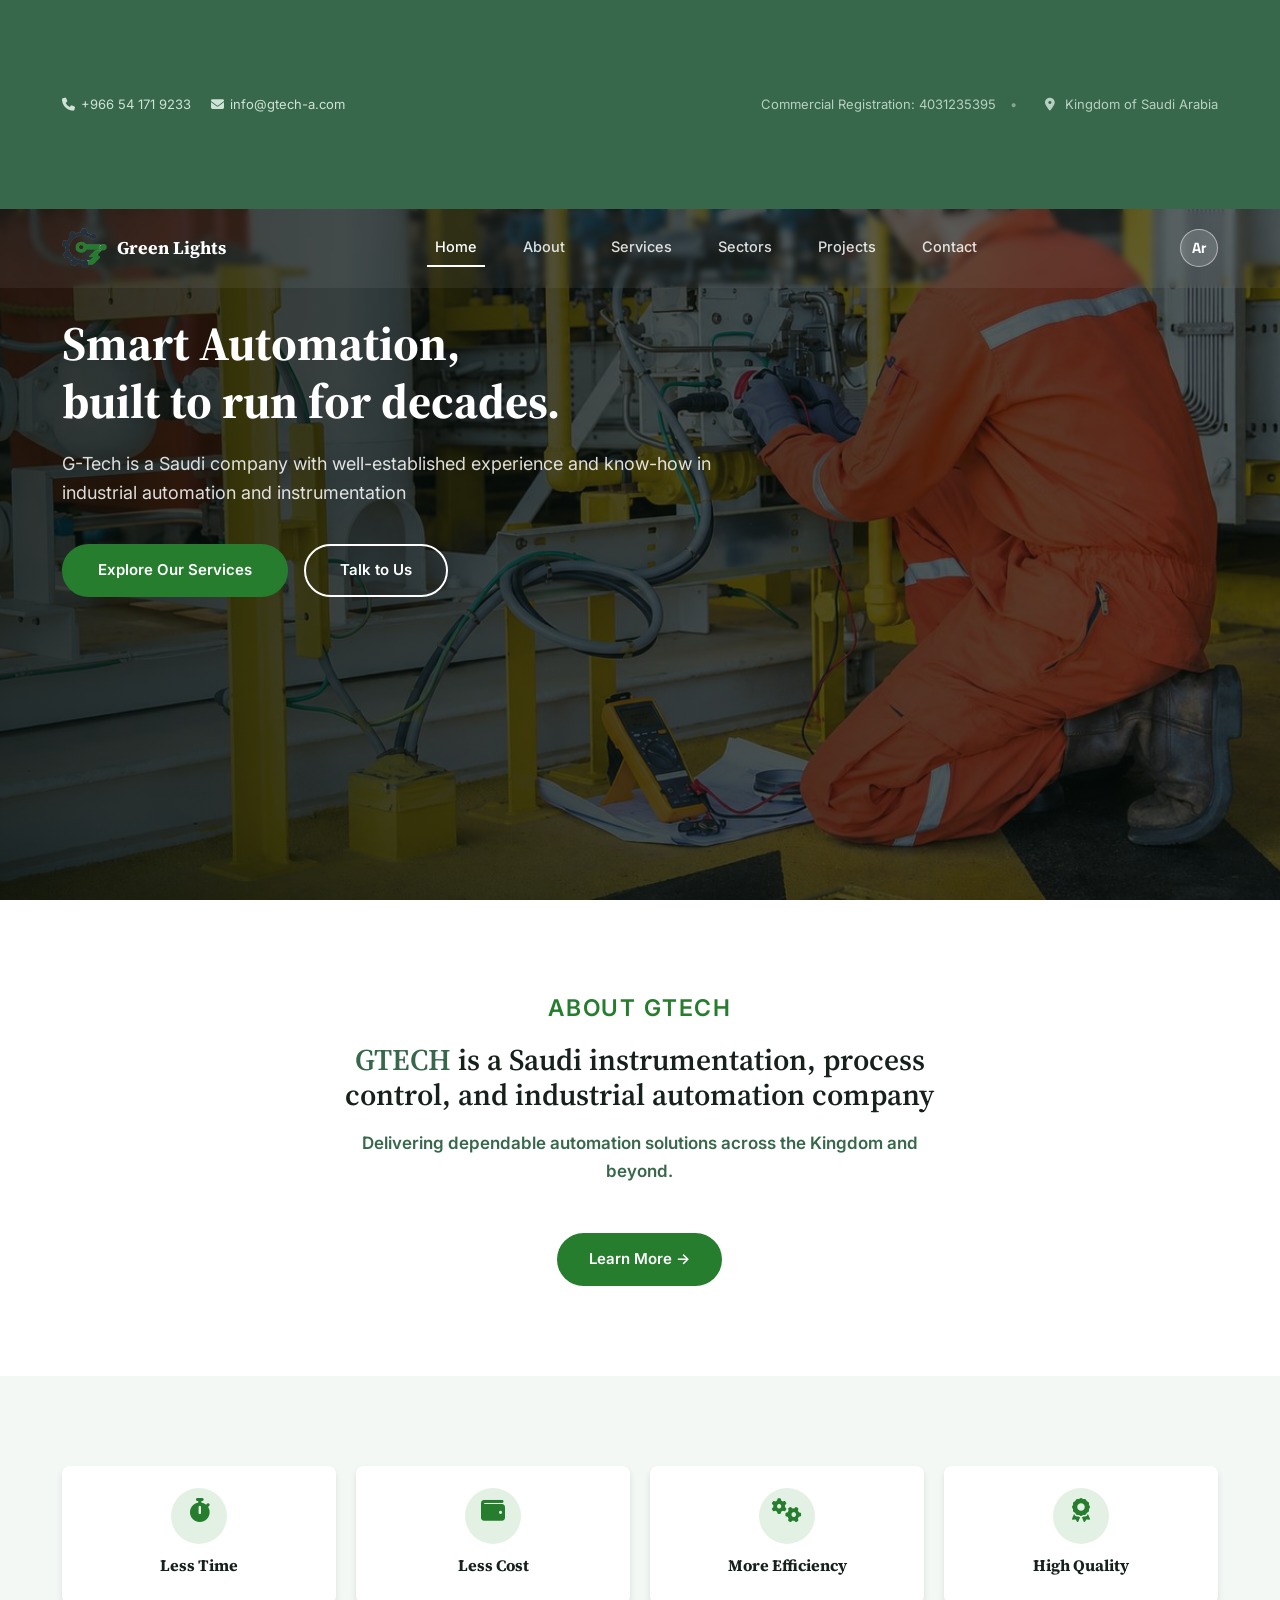
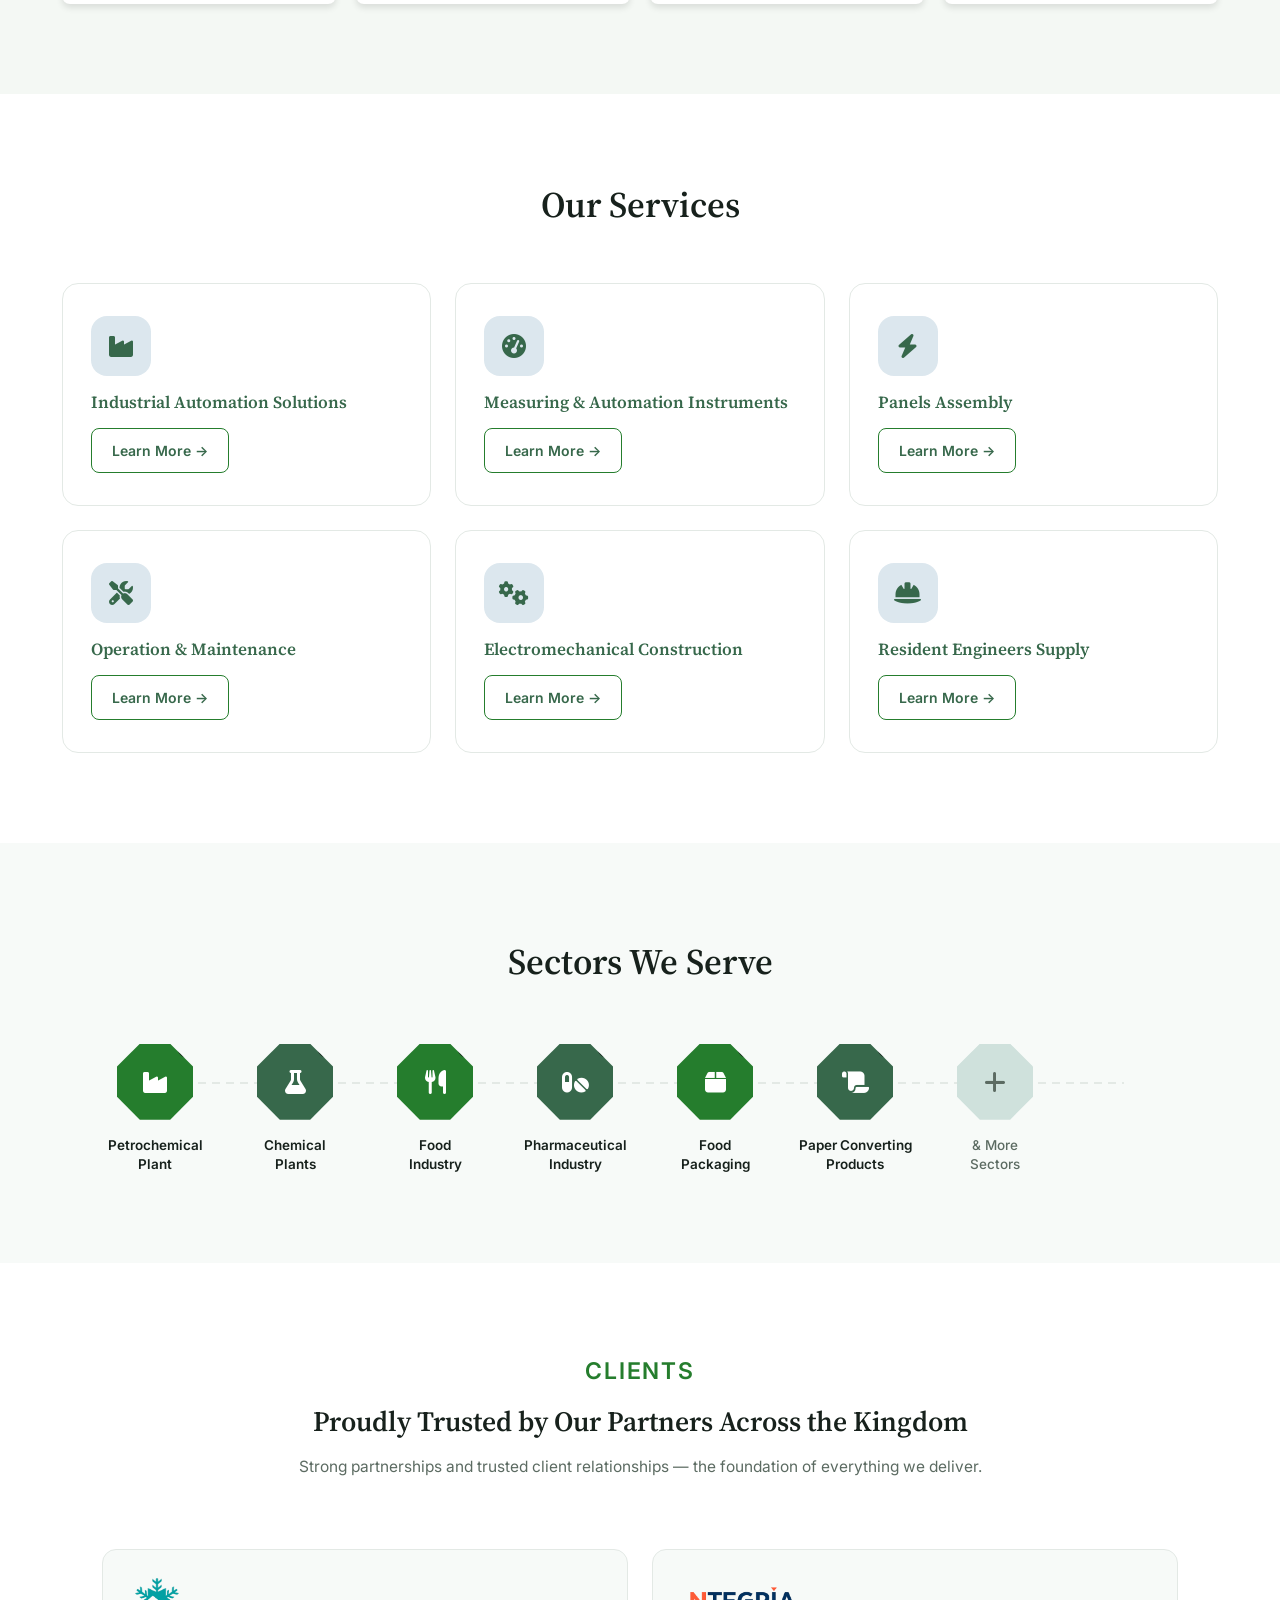
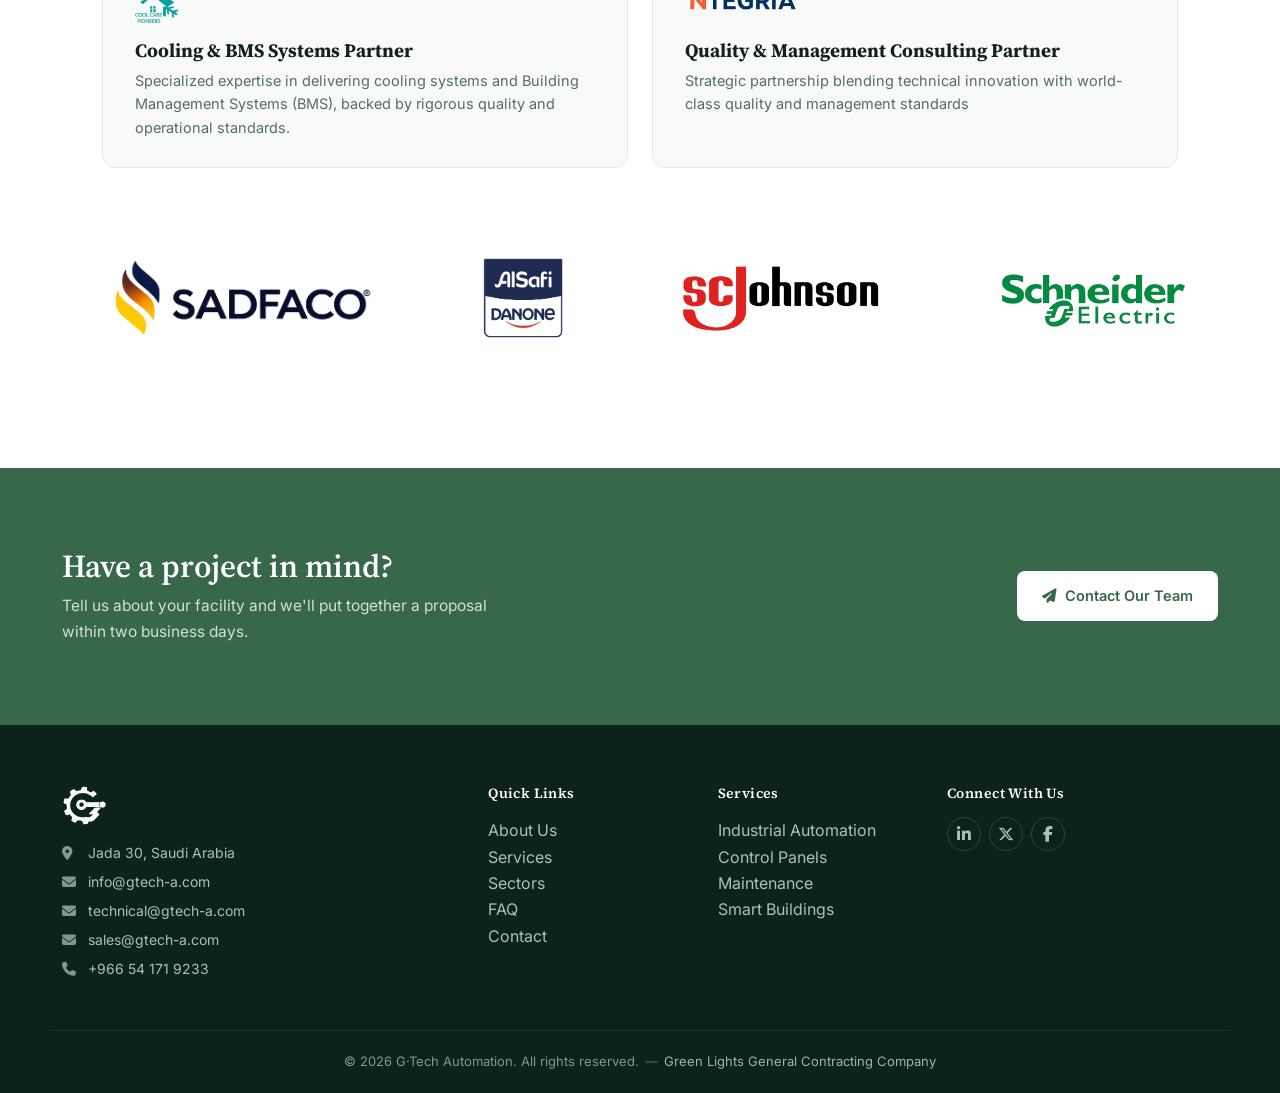
<file: GTECH/index.html>
<!DOCTYPE html>
<html lang="en" dir="ltr">

<head>
  <meta charset="UTF-8">
  <meta name="viewport" content="width=device-width, initial-scale=1.0">
  <title>G·Tech — Industrial Automation &amp; Instrumentation</title>
  <link rel="icon" type="image/png" href="img/logo-g.png">
  <!-- Google Fonts -->
  <link rel="preconnect" href="https://fonts.googleapis.com">
  <link rel="preconnect" href="https://fonts.gstatic.com" crossorigin>
  <link
    href="https://fonts.googleapis.com/css2?family=Source+Serif+4:opsz,wght@8..60,500;8..60,600;8..60,700&family=Inter:wght@400;500;600;700&display=swap"
    rel="stylesheet">
  <link href="https://fonts.googleapis.com/css2?family=Cairo:wght@500;600;700&display=swap" rel="stylesheet">

  <!-- Bootstrap 5 -->
  <link rel="stylesheet" href="https://cdnjs.cloudflare.com/ajax/libs/bootstrap/5.3.3/css/bootstrap.min.css"
    id="bootstrapCss">

  <!-- Font Awesome -->
  <link rel="stylesheet" href="https://cdnjs.cloudflare.com/ajax/libs/font-awesome/6.5.2/css/all.min.css">

  <!-- Custom styles (loaded after Bootstrap so it can override) -->
  <link rel="stylesheet" href="style.css">
</head>

<body>

  <!-- ============ TOPBAR ============ -->
  <div class="topbar">
    <div class="container topbar__row">
      <div class="topbar__contact">
        <a href="tel:+966541719233" style="direction: ltr !important; display: inline-block;">
          <i class="fa-solid fa-phone"></i>+966 54 171 9233
        </a>
        <a href="mailto:info@gtech-a.com">
          <i class="fa-solid fa-envelope"></i>info@gtech-a.com
        </a>
      </div>

      <div class="topbar__meta">
        <span data-i18n="topbar_cr">CR: 1234567890</span>
        <span class="dot">•</span>
        <a href="https://maps.app.goo.gl/diyAg2aWHn1jq8XP6" target="_blank" rel="noopener" class="topbar__location">
          <i class="fa-solid fa-location-dot"></i>
          <span data-i18n="topbar_location">Kingdom of Saudi Arabia</span>
        </a>
      </div>
    </div>
  </div>

  <!-- ============ HEADER / NAVBAR ============ -->
  <header class="site-header">
    <nav class="navbar navbar-expand-lg">
      <div class="container">
        <a href="#top" class="navbar-brand logo">
          <img src="img/logo-g.png" id="logoImg" alt="G·Tech Automation Logo" style="height: 40px;">
          <span class="logo__company-name" data-i18n="company_name">The Green Lights</span>

        </a>

        <div class="d-flex align-items-center gap-2 order-lg-2">
          <button id="langToggle" type="button" class="lang-toggle" aria-label="Switch language">Ar</button>
          <button class="navbar-toggler" type="button" data-bs-toggle="collapse" data-bs-target="#siteNav"
            aria-controls="siteNav" aria-expanded="false" aria-label="Toggle navigation">
            <span class="navbar-toggler-icon"></span>
          </button>
        </div>

        <div class="collapse navbar-collapse" id="siteNav">
          <ul class="navbar-nav mx-auto nav">
            <li class="nav-item"><a class="nav-link active" href="#top" data-i18n="nav_home">Home</a></li>
            <li class="nav-item"><a class="nav-link" href="#about" data-i18n="nav_about">About</a></li>
            <li class="nav-item"><a class="nav-link" href="#services" data-i18n="nav_services">Services</a></li>
            <li class="nav-item"><a class="nav-link" href="#sectors" data-i18n="nav_sectors">Sectors</a></li>
            <li class="nav-item"><a class="nav-link" href="#clients" data-i18n="nav_projects">Projects</a></li>
            <li class="nav-item"><a class="nav-link" href="contact.html" data-i18n="nav_contact">Contact</a></li>
          </ul>
        </div>
      </div>
    </nav>
  </header>

  <main id="top">

    <!-- ============ HERO BACKGROUND VIDEO (G-TECH STYLE) ============ -->
    <section class="hero-video-section" style="background-image:url('img/heropage.jpg');">
      <div class="hero-video-overlay"></div>

      <div class="container hero-video-container">
        <div class="hero-video-content">

          <h1 class="hero-video-title" data-i18n="hero_title">Smart Automation,<br>built to run for decades.</h1>
          <p class="hero-video-desc" data-i18n="hero_lede">
            We design, build, and maintain next-generation industrial automation systems and control panels with
            unmatched efficiency.
          </p>

          <div class="hero-video-actions">
            <a href="#services" class="btn-schneider btn-schneider--primary" data-i18n="hero_btn_explore">Explore Our
              Services</a>
            <a href="contact.html" class="btn-schneider btn-schneider--outline" data-i18n="hero_btn_talk">Talk to Us</a>
          </div>
        </div>
      </div>
    </section>

    <!-- ============ ABOUT ============ -->
    <section class="about-benefits reveal" id="about">
      <div class="container">
        <div class="row align-items-center g-5">

          <div class="col-lg-7 mx-auto">
            <p class="eyebrow eyebrow--dark" data-i18n="About">About GTECH</p>
            <h2 class="about-benefits__title" data-i18n="about_title">
              <span>GTECH</span> is a Saudi instrumentation, process control, and industrial automation company
            </h2>
            <p class="about-benefits__tagline" data-i18n="about_tagline">Delivering dependable automation solutions across the Kingdom and beyond.</p>
            <a href="about.html" class="about-benefits__cta" data-i18n="learn_more">
              <svg width="16" height="16" viewBox="0 0 24 24" fill="none" stroke="currentColor" stroke-width="2">
                <path d="M5 12h14M13 6l6 6-6 6" />
              </svg>
            </a>
          </div>
        </div>
      </div>
    </section>

    <!-- ============ Values ============ -->
    <section class="value-section reveal">
      <div class="container">
        <div class="value-grid">
          <div class="value-card">
            <div class="icon-circle">
              <i class="fa-solid fa-stopwatch"></i>
            </div>
            <h3 class="value-title" data-i18n="first_value"></h3>
          </div>

          <div class="value-card">
            <div class="icon-circle">
              <i class="fa-solid fa-wallet"></i>
            </div>
            <h3 class="value-title" data-i18n="second_value">International Shipping</h3>
          </div>

          <div class="value-card">
            <div class="icon-circle">
              <i class="fa-solid fa-gears"></i>
            </div>
            <h3 class="value-title" data-i18n="third_value">International Shipping</h3>
          </div>

          <div class="value-card">
            <div class="icon-circle">
              <i class="fa-solid fa-award"></i>
            </div>

            <h3 class="value-title" data-i18n="Fourth_value">International Shipping</h3>
          </div>
        </div>
      </div>
    </section>

    <!-- ============ SERVICES ============ -->
    <section class="features reveal" id="services">
      <div class="container">
        <div class="row">
          <div class="section-head">
            <h2 data-i18n="our_services">Our Services</h2>
          </div>
        </div>

        <div class="row row-cols-1 row-cols-md-2 row-cols-lg-3 g-4">

          <div class="col">
            <article class="fcard h-100">
              <div class="fcard__blob"><i class="fa-solid fa-industry"></i></div>
              <h3 data-i18n="s1">Industrial Automation Solutions</h3>
              <a href="service-automation.html" class="fcard__btn" data-i18n="learn_more">Learn More →</a>
            </article>
          </div>

          <div class="col">
            <article class="fcard h-100">
              <div class="fcard__blob"><i class="fa-solid fa-gauge-high"></i></div>
              <h3 data-i18n="s2">Measuring &amp; Automation Instruments</h3>
              <a href="service-instrumentation.html" class="fcard__btn" data-i18n="learn_more">Learn More →</a>
            </article>
          </div>

          <div class="col">
            <article class="fcard h-100">
              <div class="fcard__blob"><i class="fa-solid fa-bolt"></i></div>
              <h3 data-i18n="s3">Panels Builder</h3>
              <a href="service-panels.html" class="fcard__btn" data-i18n="learn_more">Learn More →</a>
            </article>
          </div>

          <div class="col">
            <article class="fcard h-100">
              <div class="fcard__blob"><i class="fa-solid fa-screwdriver-wrench"></i></div>
              <h3 data-i18n="s4">Operation &amp; Maintenance</h3>
              <a href="service-maintenance.html" class="fcard__btn" data-i18n="learn_more">Learn More →</a>
            </article>
          </div>

          <div class="col">
            <article class="fcard h-100">
              <div class="fcard__blob"><i class="fa-solid fa-gears"></i></div>
              <h3 data-i18n="s5">Electromechanical Construction</h3>
              <a href="service-electromechanical.html" class="fcard__btn" data-i18n="learn_more">Learn More →</a>
            </article>
          </div>

          <div class="col">
            <article class="fcard h-100">
              <div class="fcard__blob"><i class="fa-solid fa-hard-hat"></i></div>
              <h3 data-i18n="s6">Resident Engineers Supply</h3>
              <a href="service-resident.html" class="fcard__btn" data-i18n="learn_more">Learn More →</a>
            </article>
          </div>

        </div>
      </div>
    </section>

    <!-- ============ SECTORS ============ -->
    <section class="sectors-served reveal" id="sectors">
      <div class="container text-center">
        <h2 class="sectors-served__title" data-i18n="sectors_title">Sectors We Serve</h2>

        <div class="sectors-served__row">

          <div class="sector-item">
            <div class="sector-item__icon sector-item__icon--a">
              <span class="sector-item__num">01</span>
              <i class="fa-solid fa-industry"></i>
            </div>
            <p data-i18n="sector1">Petrochemical<br>Plant</p>
          </div>

          <div class="sector-item">
            <div class="sector-item__icon sector-item__icon--b">
              <span class="sector-item__num">02</span>
              <i class="fa-solid fa-flask"></i>
            </div>
            <p data-i18n="sector2">Chemical<br>Plants</p>
          </div>

          <div class="sector-item">
            <div class="sector-item__icon sector-item__icon--a">
              <span class="sector-item__num">03</span>
              <i class="fa-solid fa-utensils"></i>
            </div>
            <p data-i18n="sector3">Food<br>Industry</p>
          </div>

          <div class="sector-item">
            <div class="sector-item__icon sector-item__icon--b">
              <span class="sector-item__num">04</span>
              <i class="fa-solid fa-pills"></i>
            </div>
            <p data-i18n="sector4">Pharmaceutical<br>Industry</p>
          </div>

          <div class="sector-item">
            <div class="sector-item__icon sector-item__icon--a">
              <span class="sector-item__num">05</span>
              <i class="fa-solid fa-box"></i>
            </div>
            <p data-i18n="sector5">Food<br>Packaging</p>
          </div>

          <div class="sector-item">
            <div class="sector-item__icon sector-item__icon--b">
              <span class="sector-item__num">06</span>
              <i class="fa-solid fa-scroll"></i>
            </div>
            <p data-i18n="sector6">Paper Converting<br>Products</p>
          </div>

          <div class="sector-item sector-item--more">
            <div class="sector-item__icon sector-item__icon--more">
              <i class="fa-solid fa-plus"></i>
            </div>
            <p data-i18n="sector_more">&amp; More<br>Sectors</p>
          </div>

        </div>
      </div>
    </section>

    <!-- ============ CLIENTS ============ -->
    <section class="clients reveal" id="clients">
      <div class="container">

        <p class="eyebrow eyebrow--dark text-center" data-i18n="clients_eyebrow">
          CLIENTS
        </p>

        <h2 class="clients__title text-center" data-i18n="clients_title">
          Proudly Trusted by Our Partners Across the Kingdom
        </h2>

        <p class="clients__lede text-center" data-i18n="clients_tagline">We bring together advanced technology and administrative quality to build a sustainable, future-ready organization.</p>

        <div class="row partner-highlights g-4">
          <div class="col-lg-6">
            <div class="partner-card">
              <img src="img/client11.png" alt="Cooling &amp; BMS Systems Partner" class="partner-card__logo partner-card__logo--lg">
              
              <h3 class="partner-card__role" data-i18n="partner1_role1">Cooling &amp; BMS Systems Partner</h3>
              <p class="partner-card__desc" data-i18n="partner1_role2">Specialized expertise in delivering cooling systems and Building Management Systems (BMS), backed by rigorous quality and operational standards.</p>
            </div>
          </div>
          <div class="col-lg-6">
            <div class="partner-card">
              <img src="img/client10.png" alt="NTEGRIA" class="partner-card__logo">
              
              <h3 class="partner-card__role" data-i18n="partner2_role1">Quality &amp; Management Consulting Partner</h3>
              <p class="partner-card__desc" data-i18n="partner2_role2">Strategic partnership blending technical innovation with world-class quality and management standards</p>
            </div>
          </div>
        </div>

        <div class="clients-slider">

          <div class="slide-track">

            <!-- First set -->
            <img src="img/client1.png" alt="Client 1" width="140" height="80" loading="eager" decoding="async">
            <img src="img/client2.png" alt="Client 2" width="140" height="80" loading="eager" decoding="async">
            <img src="img/client3.png" alt="Client 3" width="140" height="80" loading="eager" decoding="async">
            <img src="img/client4.png" alt="Client 4" width="140" height="80" loading="eager" decoding="async">
            <img src="img/client5.svg.webp" alt="Client 5" width="140" height="80" loading="eager" decoding="async">
            <img src="img/client6.png" alt="Client 6" width="140" height="80" loading="eager" decoding="async">
            <img src="img/client7.png" alt="Client 7" width="140" height="80" loading="eager" decoding="async">
            <img src="img/client8.png" alt="Client 8" width="140" height="80" loading="eager" decoding="async">
            <img src="img/client9.png" alt="Client 9" width="140" height="80" loading="eager" decoding="async">
            <img src="img/client10.png" alt="Client 10" width="140" height="80" loading="eager" decoding="async">

            <!-- Duplicate for seamless loop -->
            <img src="img/client1.png" alt="Client 1" width="140" height="80" loading="eager" decoding="async">
            <img src="img/client2.png" alt="Client 2" width="140" height="80" loading="eager" decoding="async">
            <img src="img/client3.png" alt="Client 3" width="140" height="80" loading="eager" decoding="async">
            <img src="img/client4.png" alt="Client 4" width="140" height="80" loading="eager" decoding="async">
            <img src="img/client5.svg.webp" alt="Client 5" width="140" height="80" loading="eager" decoding="async">
            <img src="img/client6.png" alt="Client 6" width="140" height="80" loading="eager" decoding="async">
            <img src="img/client7.png" alt="Client 7" width="140" height="80" loading="eager" decoding="async">
            <img src="img/client8.png" alt="Client 8" width="140" height="80" loading="eager" decoding="async">
            <img src="img/client9.png" alt="Client 9" width="140" height="80" loading="eager" decoding="async">
            <img src="img/client10.png" alt="Client 10" width="140" height="80" loading="eager" decoding="async">
          </div>

        </div>

      </div>
    </section>


    <!-- ============ CTA / CONTACT ============ -->
    <section class="cta reveal" id="contact">
      <div class="container">

        <div class="row cta__row align-items-center g-4">
          <div class="col-lg-8">
            <h2 data-i18n="cta_title">Have a project in mind?</h2>
            <p data-i18n="cta_text">Tell us about your facility and we'll put together a proposal within two business
              days.</p>
          </div>
          <div class="col-lg-4 text-lg-end">
            <a href="mailto:info@gtech-a.com" class="btn btn--light"><i class="fa-solid fa-paper-plane"></i><span
                data-i18n="cta_btn">Contact
                Our Team</span></a>
          </div>
        </div>
      </div>

    </section>

  </main>


  <!-- ============ FOOTER ============ -->
  <footer class="site-footer">
    <div class="container">
      <!-- تم تغيير text-center إلى text-start ليصبح كل شيء محاذياً للطرف بشكل مرتب تلقائياً حسب اللغة -->
      <div class="row footer__grid g-4 text-start justify-content-between">

        <div class="col-lg-4 col-md-6 footer__col footer__col--brand">
          <a href="#top">
            <img src="img/logo.png" id="logoImg" alt="G·Tech Automation Logo"
              style="height: 50px; padding-bottom: 10px;">
          </a>
          <p>
            <a href="https://maps.app.goo.gl/diyAg2aWHn1jq8XP6" target="_blank" style="color: inherit; text-decoration: none;">
              <i class="fa-solid fa-location-dot"></i>
              <span data-i18n="footer_address">Jada 30, Kingdom of Saudi Arabia</span>
            </a>
            
          </p>
          <p><i class="fa-solid fa-envelope"></i> <a href="mailto:info@gtech-a.com">info@gtech-a.com</a></p>
          <p><i class="fa-solid fa-envelope"></i> <a href="mailto:technical@gtech-a.com">technical@gtech-a.com</a></p>
          <p><i class="fa-solid fa-envelope"></i> <a href="mailto:sales@gtech-a.com">sales@gtech-a.com</a></p>
          <p><i class="fa-solid fa-phone"></i> <a href="tel:+966541719233"
              style="direction: ltr !important; display: inline-block;">+966 54 171 9233</a></p>
        </div>

        <div class="col-lg-2 col-md-6 footer__col">
          <h4 data-i18n="footer_quicklinks_title">Quick Links</h4>
          <ul class="list-unstyled">
            <li><a href="#about" data-i18n="footer_about">About Us</a></li>
            <li><a href="#services" data-i18n="footer_services">Services</a></li>
            <li><a href="#sectors" data-i18n="footer_sectors">Sectors</a></li>
            <li><a href="contact.html#faq" data-i18n="footer_faq">FAQ</a></li>
            <li><a href="contact.html" data-i18n="footer_contact">Contact</a></li>
          </ul>
        </div>

        <div class="col-lg-2 col-md-6 footer__col">
          <h4 data-i18n="footer_services_title">Services</h4>
          <ul class="list-unstyled">
            <li><a href="#services" data-i18n="footer_serv1">Industrial Automation</a></li>
            <li><a href="#services" data-i18n="footer_serv2">Control Panels</a></li>
            <li><a href="#services" data-i18n="footer_serv3">Maintenance</a></li>
            <li><a href="#services" data-i18n="footer_serv4">Smart Buildings</a></li>
          </ul>
        </div>

        <div class="col-lg-3 col-md-6 footer__col footer__social-block">
          <h4 data-i18n="footer_social_title">Social Media</h4>
          <!-- تم تغيير justify-content-center إلى d-flex لتبدأ الأيقونات من الطرف أيضاً -->
          <div class="footer__social d-flex gap-2">
            <a href="https://www.linkedin.com/in/g-tech-902535407" target="_blank" rel="noopener"
              aria-label="LinkedIn"><i class="fa-brands fa-linkedin-in"></i></a>
            <a href="https://x.com/GTechIndus" target="_blank" rel="noopener" aria-label="X"><i
                class="fa-brands fa-x-twitter"></i></a>
            <a href="https://www.facebook.com/profile.php?id=61589156886063" target="_blank" rel="noopener"
              aria-label="Facebook"><i class="fa-brands fa-facebook-f"></i></a>
          </div>
        </div>

      </div>
    </div>

    <div class="container footer__bottom text-center">
      <p>© <span id="year"></span> <span data-i18n="footer_copyright">G·Tech Automation. All rights reserved.</span> <span class="footer__group-sep">—</span> <span class="footer__group" data-i18n="footer_group">Green Lights General Contracting Company</span></p>
    </div>
  </footer>

  <!-- Bootstrap JS bundle (includes Popper, powers the navbar collapse) -->
  <script src="https://cdnjs.cloudflare.com/ajax/libs/bootstrap/5.3.3/js/bootstrap.bundle.min.js"></script>
  <!-- Custom JS -->
  <script src="script.js"></script>
  <script src="i18n.js"></script>

</body>

</html>
</file>
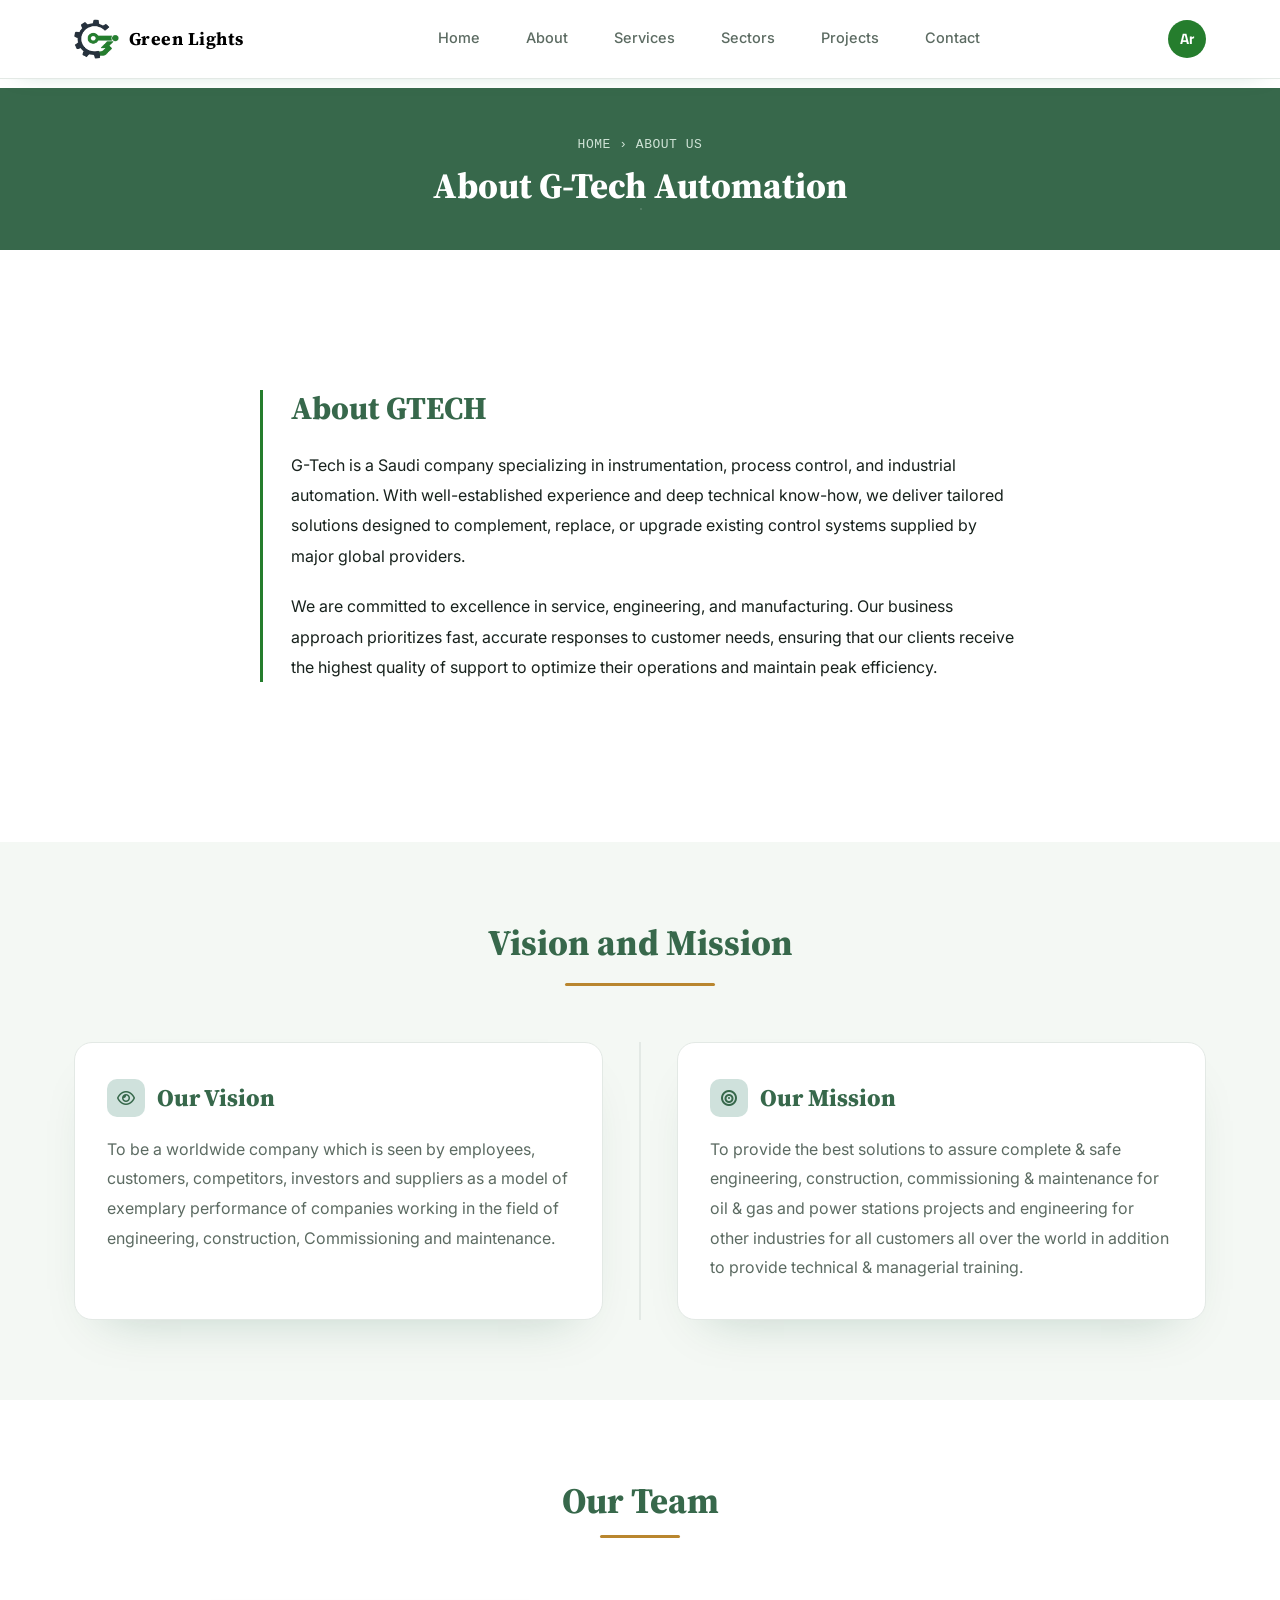
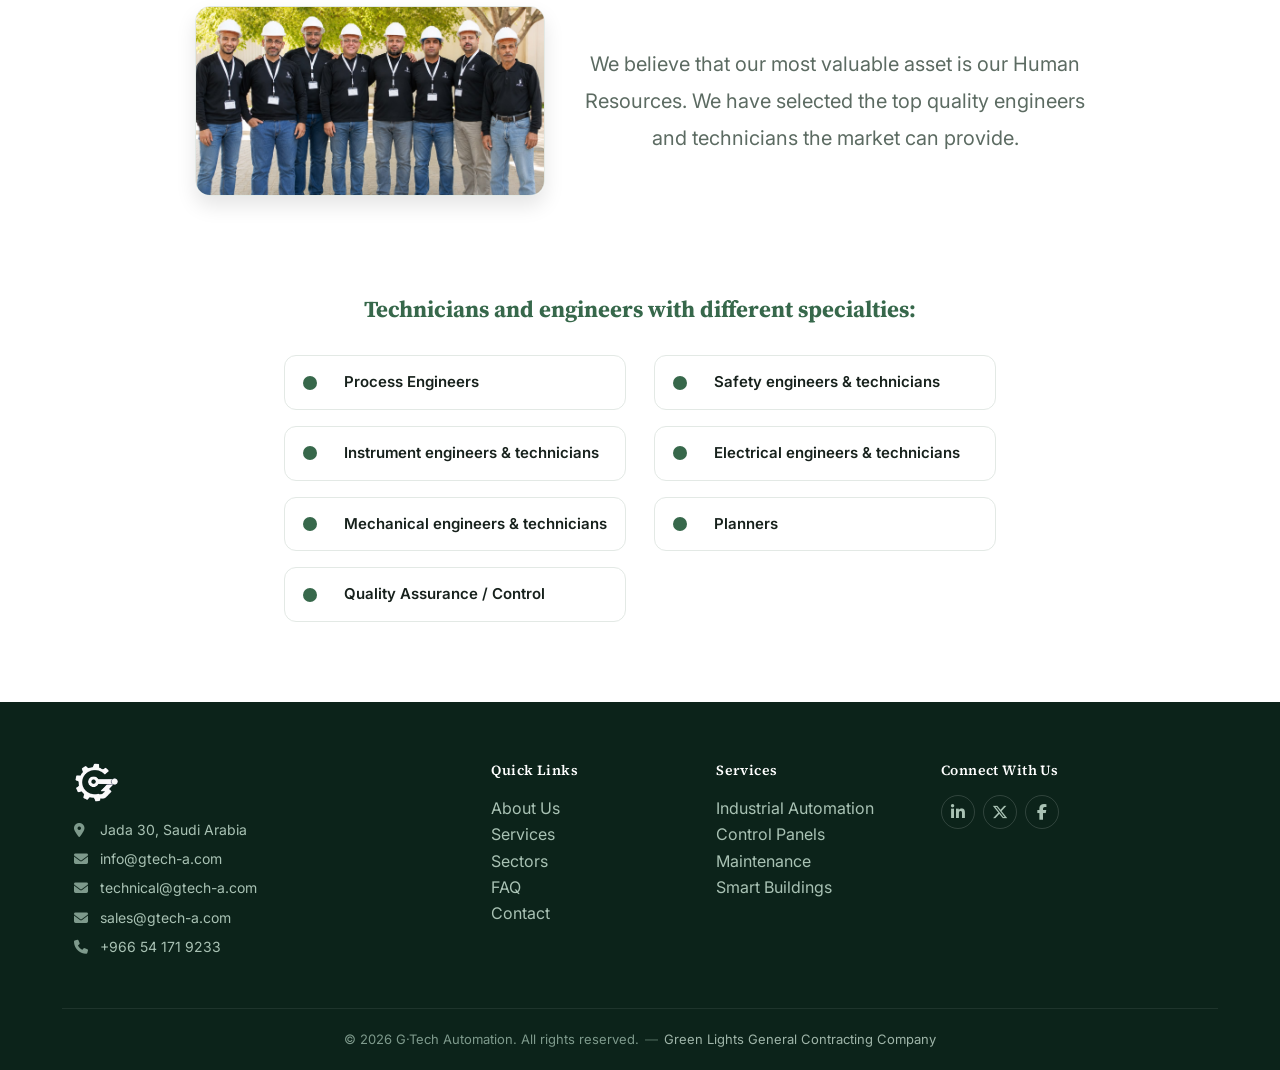
<file: GTECH/about.html>
<!DOCTYPE html>
<html lang="en" dir="ltr">

<head>
  <meta charset="UTF-8">
  <meta name="viewport" content="width=device-width, initial-scale=1.0">
  <title>About</title>
  <link rel="preconnect" href="https://fonts.googleapis.com">
  <link
    href="https://fonts.googleapis.com/css2?family=Cairo:wght@400;600;700;800&family=JetBrains+Mono:wght@500;700&display=swap"
    rel="stylesheet">
  <link rel="stylesheet"
    href="https://fonts.googleapis.com/css2?family=Material+Symbols+Outlined:opsz,wght,FILL,GRAD@24,400,0,0" />
  <link rel="stylesheet" href="https://cdnjs.cloudflare.com/ajax/libs/font-awesome/6.4.0/css/all.min.css">
  <link rel="preconnect" href="https://fonts.gstatic.com" crossorigin>
  <link
    href="https://fonts.googleapis.com/css2?family=Source+Serif+4:opsz,wght@8..60,500;8..60,600;8..60,700&family=Inter:wght@400;500;600;700&display=swap"
    rel="stylesheet">
  <link href="https://fonts.googleapis.com/css2?family=Cairo:wght@500;600;700&display=swap" rel="stylesheet">
  <!-- Bootstrap 5 -->
  <link rel="stylesheet" href="https://cdnjs.cloudflare.com/ajax/libs/bootstrap/5.3.3/css/bootstrap.min.css"
    id="bootstrapCss">
  <!-- Font Awesome -->
  <link rel="stylesheet" href="https://cdnjs.cloudflare.com/ajax/libs/font-awesome/6.5.2/css/all.min.css">
  <link rel="stylesheet" href="aboutStyle.css">
  <link rel="stylesheet" href="style.css">

</head>

<body class="subpage no-topbar">

  <header class="site-header">
    <nav class="navbar navbar-expand-lg">
      <div class="container">
        <a href="index.html" class="navbar-brand logo">
          <img src="img/logo-g.png" id="logoImg" alt="G·Tech Automation Logo" style="height: 40px;">
          <span class="logo-company-name" data-i18n="company_name"
            style="font-family: var(--font-display); font-weight: bold; font-size: 18px; color: black; letter-spacing: 0.5px;">Green
            Lights</span>

        </a>
        <button class="navbar-toggler" type="button" data-bs-toggle="collapse" data-bs-target="#siteNav"
          aria-controls="siteNav" aria-expanded="false" aria-label="Toggle navigation">
          <span class="navbar-toggler-icon"></span>
        </button>
        <div class="collapse navbar-collapse" id="siteNav">
          <ul class="navbar-nav mx-auto nav">
            <li class="nav-item"><a class="nav-link" href="index.html#top" data-i18n="nav_home">Home</a></li>
            <li class="nav-item"><a class="nav-link active" href="index.html#about" data-i18n="nav_about">About</a></li>
            <li class="nav-item"><a class="nav-link" href="index.html#services" data-i18n="nav_services">Services</a>
            </li>
            <li class="nav-item"><a class="nav-link" href="index.html#sectors" data-i18n="nav_sectors">Sectors</a></li>
            <li class="nav-item"><a class="nav-link" href="index.html#clients" data-i18n="nav_projects">Projects</a>
            </li>
            <li class="nav-item"><a class="nav-link" href="contact.html" data-i18n="nav_contact">Contact</a></li>
          </ul>
          <button id="langToggle" type="button" class="lang-toggle" aria-label="Switch language">ع</button>

        </div>
      </div>
    </nav>
  </header>

  <main id="top">

    <div class="page-banner">
      <div class="crumbs" data-i18n="crumbs_about">الرئيسية &rsaquo; من نحن</div>

      <div class="container">
        <h1 data-i18n="about_head">About Us</h1>
      </div>
    </div>
    <section style="background:#fff;" class="about-overview reveal">
      <div class="container">
        <div class="about">
          <div class="about-text">
            <h2 data-i18n="About"> من نحن؟</h2>
            <p data-i18n="about_desc"></p>
            <p data-i18n="about_desc2"></p>
          </div>
        </div>
      </div>
    </section>

    <section class="v-section reveal">
      <div class="container">
        <div class="section-header" style="text-align: center;">
          <h2 class="main-heading" data-i18n="vision_mission">Vision and Mission</h2>
        </div>

        <div class="vision-mission-card">
          <div class="box">
            <h2 style="color: var(--green-dark);">
              <i class="far fa-eye"></i>
              <span data-i18n="vision_title">Vision</span>

            </h2>
            <p data-i18n="vision_text">
            </p>
          </div>
          <div class="divider"></div>
          <div class="box">
            <h2 style="color: var(--green-dark);">
              <i class="fas fa-bullseye"></i>
              <span data-i18n="mission_title">Mission</span>

            </h2>
            <p data-i18n="mission_text">
            </p>
          </div>
        </div>
      </div>
      </div>
    </section>

    <section style="background:#fff;" class="reveal">
      <div class="container">

        <h1 data-i18n="our_team" class="team-title" style="text-align: center;">Our Team</h1>

        <div class="team-content">
          <div class="team-image">
            <img src="img\gtech-engineers.png" alt="Team Photo">
          </div>
          <div class="team-text" style="font-size: 20px;">
            <p data-i18n="our_desc">
            </p>
          </div>
        </div>
        <div class="specialties-area" style="text-align: center;">
          <h2 data-i18n="specialties">Technicians and engineers with different specialties:</h2>
          <ul class="specialties-list">
            <li><span class="dot"></span> <span data-i18n="specialties1_desc">Process Engineers</span></li>
            <li><span class="dot"></span> <span data-i18n="specialties2_desc">Safety engineers &amp; technicians</span>
            </li>
            <li><span class="dot"></span> <span data-i18n="specialties3_desc">Instrument engineers &amp;
                technicians</span></li>
            <li><span class="dot"></span> <span data-i18n="specialties4_desc">Electrical engineers &amp;
                technicians</span></li>
            <li><span class="dot"></span> <span data-i18n="specialties5_desc">Mechanical engineers &amp;
                technicians</span></li>
            <li><span class="dot"></span> <span data-i18n="specialties6_desc">Planners</span></li>
            <li><span class="dot"></span> <span data-i18n="specialties7_desc">Quality Assurance / Control</span></li>
          </ul>
        </div>
      </div>
    </section>

    <!-- ============ FOOTER ============ -->
    <footer class="site-footer">
      <div class="container">
        <!-- تم تغيير text-center إلى text-start ليصبح كل شيء محاذياً للطرف بشكل مرتب تلقائياً حسب اللغة -->
        <div class="row footer__grid g-4 text-start justify-content-between">

          <div class="col-lg-4 col-md-6 footer__col footer__col--brand">
            <a href="#top">
              <img src="img/logo.png" id="logoImg" alt="G·Tech Automation Logo"
                style="height: 50px; padding-bottom: 10px;">
            </a>
            <p>
              <a href="https://maps.app.goo.gl/diyAg2aWHn1jq8XP6" target="_blank"
                style="color: inherit; text-decoration: none;">
                <i class="fa-solid fa-location-dot"></i>
                <span data-i18n="footer_address">Jada 30, Saudi Arabia</span>
              </a>
            </p>
            <p><i class="fa-solid fa-envelope"></i> <a href="mailto:info@gtech-a.com">info@gtech-a.com</a></p>
            <p><i class="fa-solid fa-envelope"></i> <a href="mailto:technical@gtech-a.com">technical@gtech-a.com</a></p>
            <p><i class="fa-solid fa-envelope"></i> <a href="mailto:sales@gtech-a.com">sales@gtech-a.com</a></p>
            <p><i class="fa-solid fa-phone"></i> <a href="tel:+966541719233"
                style="direction: ltr !important; display: inline-block;">+966 54 171 9233</a></p>
          </div>

          <div class="col-lg-2 col-md-6 footer__col">
            <h4 data-i18n="footer_quicklinks_title">Quick Links</h4>
            <ul class="list-unstyled">
              <li><a href="about.html" data-i18n="footer_about">About Us</a></li>
              <li><a href="index.html#services" data-i18n="footer_services">Services</a></li>
              <li><a href="index.html#sectors" data-i18n="footer_sectors">Sectors</a></li>
              <li><a href="contact.html#faq" data-i18n="footer_faq">FAQ</a></li>
              <li><a href="contact.html" data-i18n="footer_contact">Contact</a></li>
            </ul>
          </div>

          <div class="col-lg-2 col-md-6 footer__col">
            <h4 data-i18n="footer_services_title">Services</h4>
            <ul class="list-unstyled">
                <li><a href="index.html#services" data-i18n="footer_serv1">Industrial Automation</a></li>
              <li><a href="index.html#services" data-i18n="footer_serv2">Control Panels</a></li>
              <li><a href="index.html#services" data-i18n="footer_serv3">Maintenance</a></li>
              <li><a href="index.html#services" data-i18n="footer_serv4">Smart Buildings</a></li>
            </ul>
          </div>

          <div class="col-lg-3 col-md-6 footer__col footer__social-block">
            <h4 data-i18n="footer_social_title">Social Media</h4>
            <!-- تم تغيير justify-content-center إلى d-flex لتبدأ الأيقونات من الطرف أيضاً -->
            <div class="footer__social d-flex gap-2">
              <a href="https://www.linkedin.com/in/g-tech-902535407" target="_blank" rel="noopener"
                aria-label="LinkedIn"><i class="fa-brands fa-linkedin-in"></i></a>
              <a href="https://x.com/GTechIndus" target="_blank" rel="noopener" aria-label="X"><i
                  class="fa-brands fa-x-twitter"></i></a>
              <a href="https://www.facebook.com/profile.php?id=61589156886063" target="_blank" rel="noopener"
                aria-label="Facebook"><i class="fa-brands fa-facebook-f"></i></a>
            </div>
          </div>

        </div>
      </div>

      <div class="container footer__bottom text-center">
        <p>© <span id="year"></span> <span data-i18n="footer_copyright">G·Tech Automation. All rights reserved.</span> <span class="footer__group-sep">—</span> <span class="footer__group" data-i18n="footer_group">Green Lights General Contracting Company</span>
        </p>
      </div>
    </footer>

    <!-- Bootstrap JS bundle (includes Popper, powers the navbar collapse) -->
    <script src="https://cdnjs.cloudflare.com/ajax/libs/bootstrap/5.3.3/js/bootstrap.bundle.min.js"></script>
    <!-- Custom JS -->
    <script src="script.js"></script>
    <script src="i18n.js"></script>
</body>

</html>
</file>
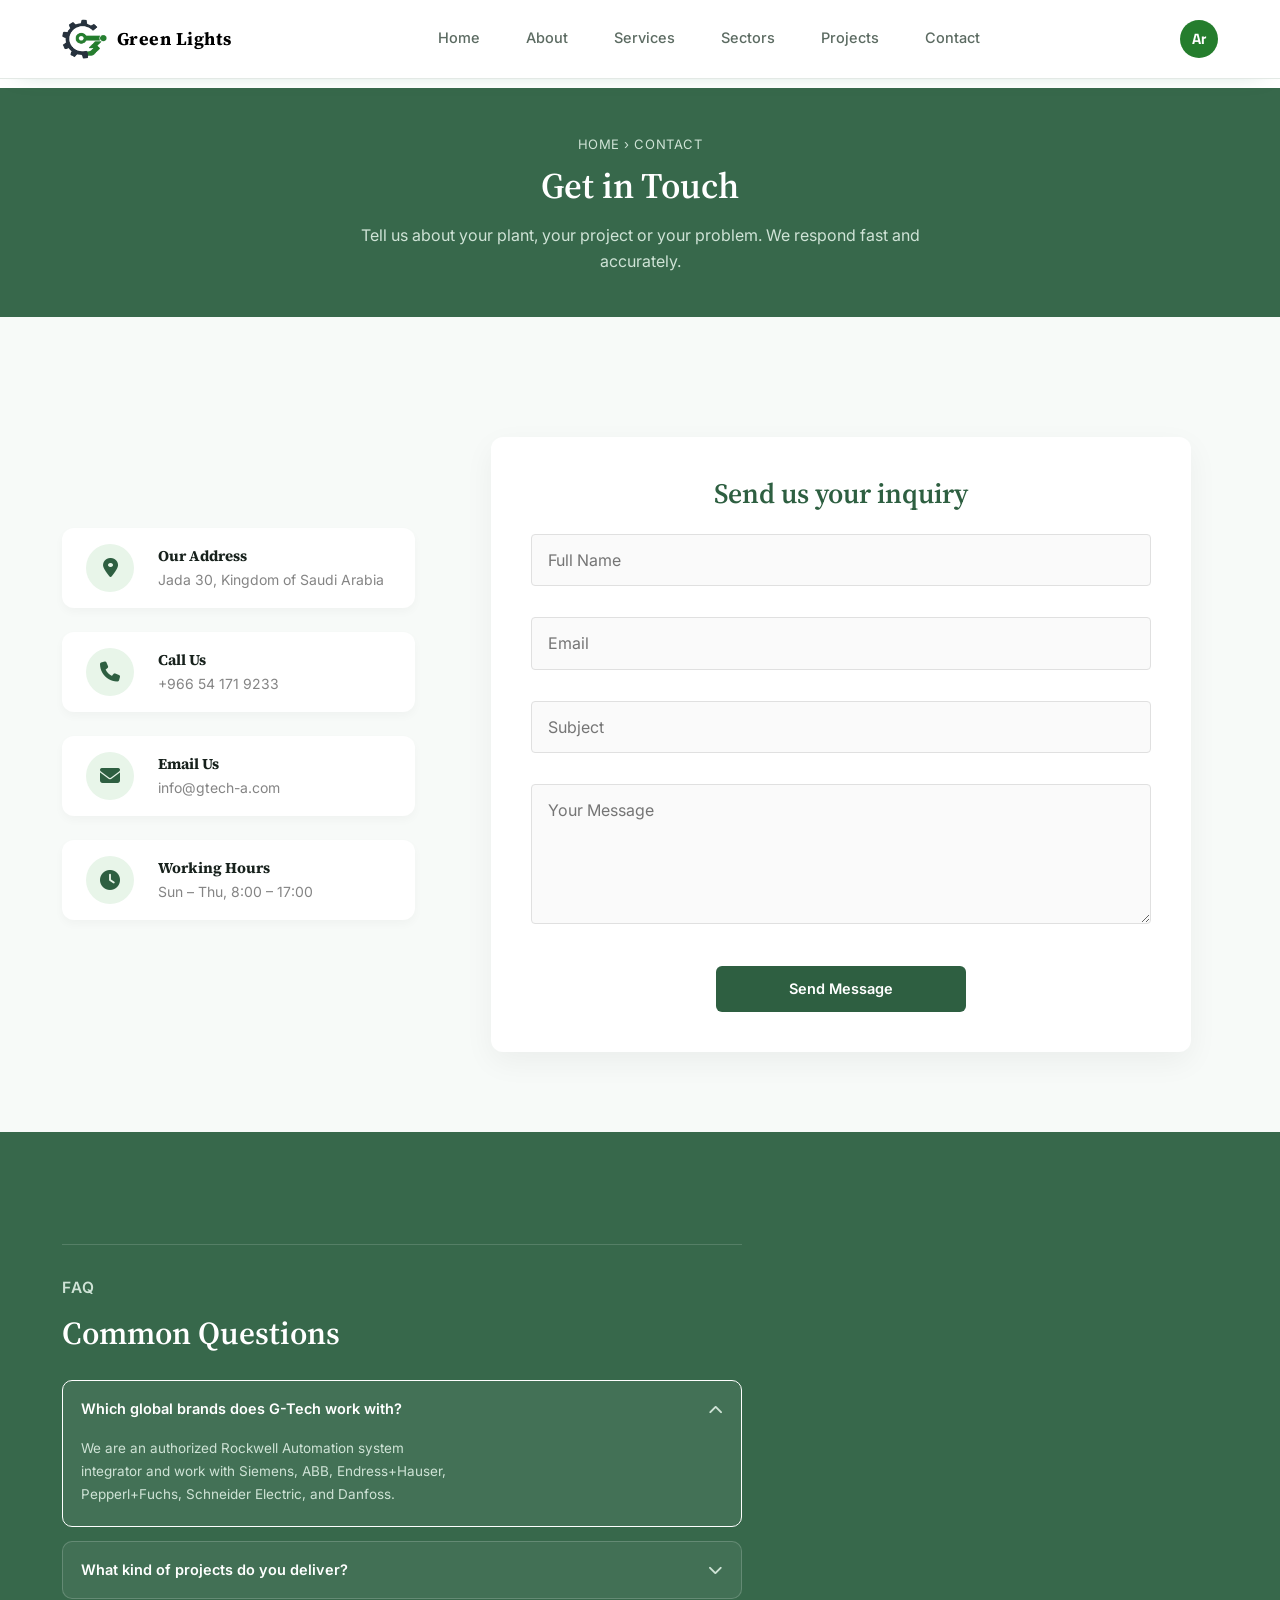
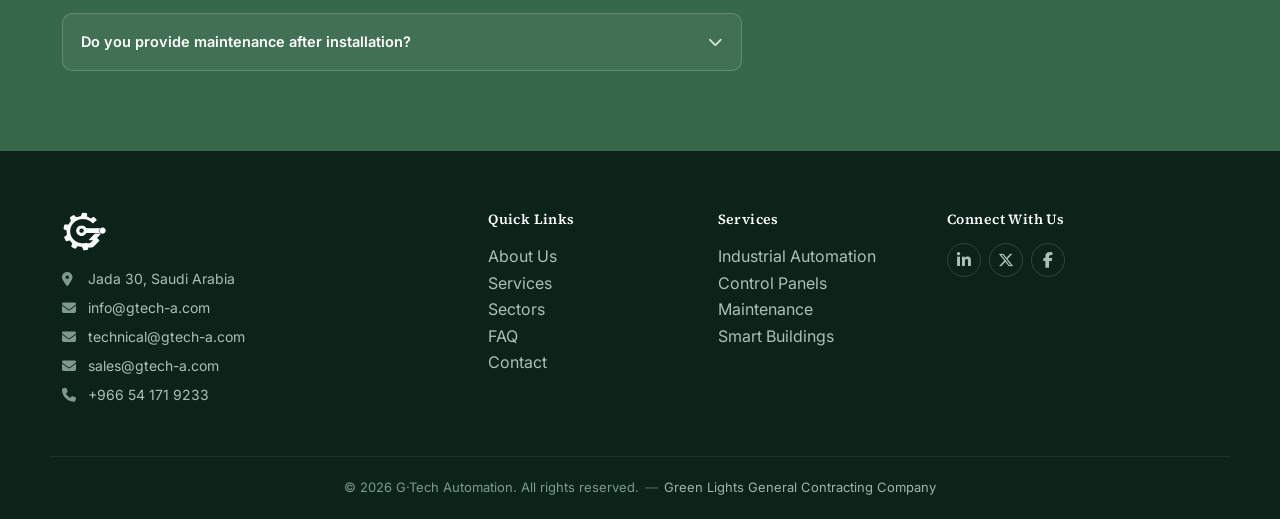
<file: GTECH/contact.html>
<!DOCTYPE html>
<html lang="en" dir="ltr">

<head>
  <meta charset="UTF-8">
  <meta name="viewport" content="width=device-width, initial-scale=1.0">
  <title>G·Tech — Contact Us</title>
  <link rel="icon" type="image/png" href="img/logo-g.png">
  <!-- Google Fonts -->
  <link rel="preconnect" href="https://fonts.googleapis.com">
  <link rel="preconnect" href="https://fonts.gstatic.com" crossorigin>
  <link
    href="https://fonts.googleapis.com/css2?family=Source+Serif+4:opsz,wght@8..60,500;8..60,600;8..60,700&family=Inter:wght@400;500;600;700&display=swap"
    rel="stylesheet">
  <link href="https://fonts.googleapis.com/css2?family=Cairo:wght@500;600;700&display=swap" rel="stylesheet">

  <!-- Bootstrap 5 -->
  <link rel="stylesheet" href="https://cdnjs.cloudflare.com/ajax/libs/bootstrap/5.3.3/css/bootstrap.min.css"
    id="bootstrapCss">

  <!-- Font Awesome -->
  <link rel="stylesheet" href="https://cdnjs.cloudflare.com/ajax/libs/font-awesome/6.5.2/css/all.min.css">

  <!-- Custom styles (loaded after Bootstrap so it can override) -->
  <link rel="stylesheet" href="style.css">
</head>

<body class="subpage no-topbar">

  <!-- ============ HEADER / NAVBAR ============ -->
  <header class="site-header">
    <nav class="navbar navbar-expand-lg">
      <div class="container">
        <a href="index.html" class="navbar-brand logo">
          <img src="img/logo-g.png" id="logoImg" alt="G·Tech Automation Logo" style="height: 40px;">
          <span class="logo-company-name" data-i18n="company_name"
            style="font-family: var(--font-display); font-weight: bold; font-size: 18px; color: black; letter-spacing: 0.5px;">Green
            Lights</span>

        </a>
        <button class="navbar-toggler" type="button" data-bs-toggle="collapse" data-bs-target="#siteNav"
          aria-controls="siteNav" aria-expanded="false" aria-label="Toggle navigation">
          <span class="navbar-toggler-icon"></span>
        </button>
        <div class="collapse navbar-collapse" id="siteNav">
          <ul class="navbar-nav mx-auto nav">
            <li class="nav-item"><a class="nav-link" href="index.html#top" data-i18n="nav_home">Home</a></li>
            <li class="nav-item"><a class="nav-link" href="index.html#about" data-i18n="nav_about">About</a></li>
            <li class="nav-item"><a class="nav-link" href="index.html#services" data-i18n="nav_services">Services</a>
            </li>
            <li class="nav-item"><a class="nav-link" href="index.html#sectors" data-i18n="nav_sectors">Sectors</a></li>
            <li class="nav-item"><a class="nav-link" href="index.html#clients" data-i18n="nav_projects">Projects</a>
            </li>
            <li class="nav-item"><a class="nav-link active" href="contact.html" data-i18n="nav_contact">Contact</a></li>
          </ul>
          <button id="langToggle" type="button" class="lang-toggle" aria-label="Switch language">ع</button>

        </div>
      </div>
    </nav>
  </header>

  <main id="top">

    <!-- ============ PAGE BANNER (breadcrumb + title) ============ -->
    <section class="page-banner">
      <div class="container">
        <span class="crumbs" data-i18n="crumbs_contact">HOME &rsaquo; CONTACT</span>
        <h1 data-i18n="contact_page_title">Get in Touch</h1>
        <p style="color:#CFE3D6; max-width:560px; margin:14px auto 0;" data-i18n="contact_page_lede">Tell us about
          your plant, your project or your problem. We respond fast and accurately.</p>
      </div>
    </section>

    <!-- ============ CONTACT INFO CARDS ============ -->
    <!-- ============ CONTACT SECTION (INFO & FORM) ============ -->
    <!-- dir="auto" tells the browser to flip to RTL automatically when the text is Arabic -->
    <section class="contact-page-content reveal" id="contact" style="padding-block: 80px; background: var(--bg-soft);"
      dir="auto">
      <div class="container">
        <div class="row align-items-center g-5">

          <!-- Left Column: Vertical Icons -->
          <div class="col-lg-4">
            <div class="contact-details-vertical">

              <div class="value-card mb-4"
                style="display: flex; flex-direction: row; align-items: center; justify-content: flex-start; gap: 24px; padding: 16px 24px; background: #fff; border-radius: 12px; box-shadow: 0 4px 10px rgba(0,0,0,0.03);">
                <div class="icon-circle mb-0 flex-shrink-0"
                  style="width: 48px; height: 48px; position: relative; padding: 0; margin: 0; border-radius: 50%; background: #e8f5e9;">
                  <i class="fa-solid fa-location-dot"
                    style="position: absolute; top: 50%; left: 50%; transform: translate(-50%, -50%); margin: 0; font-size: 20px; color: #2e5f41;"></i>
                </div>
                <div style="text-align: start;">
                  <h3 class="value-title" data-i18n="addr_label" style="font-size: 15px; margin: 0 0 4px 0;">Our Address
                  </h3>
                  <p class="value-description" style="margin: 0;">
                    <a href="https://maps.app.goo.gl/diyAg2aWHn1jq8XP6" target="_blank" data-i18n="contact_location"
                      style="color: #666; text-decoration: none;">Jada 30, Saudi Arabia</a>
                  </p>
                </div>
              </div>

              <div class="value-card mb-4"
                style="display: flex; flex-direction: row; align-items: center; justify-content: flex-start; gap: 24px; padding: 16px 24px; background: #fff; border-radius: 12px; box-shadow: 0 4px 10px rgba(0,0,0,0.03);">
                <div class="icon-circle mb-0 flex-shrink-0"
                  style="width: 48px; height: 48px; position: relative; padding: 0; margin: 0; border-radius: 50%; background: #e8f5e9;">
                  <i class="fa-solid fa-phone"
                    style="position: absolute; top: 50%; left: 50%; transform: translate(-50%, -50%); margin: 0; font-size: 20px; color: #2e5f41;"></i>
                </div>
                <div style="text-align: start;">
                  <h3 class="value-title" data-i18n="phone_label" style="font-size: 15px; margin: 0 0 4px 0;">Call Us
                  </h3>
                  <p class="value-description mb-0" style="margin: 0;"><a href="tel:+966541719233"
                      style="color: #666; text-decoration:none; direction: ltr !important; unicode-bidi: isolate; display: inline-block;">+966
                      54 171 9233</a></p>
                </div>
              </div>

              <div class="value-card mb-4"
                style="display: flex; flex-direction: row; align-items: center; justify-content: flex-start; gap: 24px; padding: 16px 24px; background: #fff; border-radius: 12px; box-shadow: 0 4px 10px rgba(0,0,0,0.03);">
                <div class="icon-circle mb-0 flex-shrink-0"
                  style="width: 48px; height: 48px; position: relative; padding: 0; margin: 0; border-radius: 50%; background: #e8f5e9;">
                  <i class="fa-solid fa-envelope"
                    style="position: absolute; top: 50%; left: 50%; transform: translate(-50%, -50%); margin: 0; font-size: 20px; color: #2e5f41;"></i>
                </div>
                <div style="text-align: start;">
                  <h3 class="value-title" data-i18n="email_label" style="font-size: 15px; margin: 0 0 4px 0;">Email Us
                  </h3>
                  <p class="value-description mb-0" style="margin: 0;"><a href="mailto:info@gtech-a.com"
                      style="color: #666; text-decoration:none; direction: ltr !important; unicode-bidi: isolate; display: inline-block;">info@gtech-a.com</a>
                  </p>
                </div>
              </div>

              <div class="value-card"
                style="display: flex; flex-direction: row; align-items: center; justify-content: flex-start; gap: 24px; padding: 16px 24px; background: #fff; border-radius: 12px; box-shadow: 0 4px 10px rgba(0,0,0,0.03);">
                <div class="icon-circle mb-0 flex-shrink-0"
                  style="width: 48px; height: 48px; position: relative; padding: 0; margin: 0; border-radius: 50%; background: #e8f5e9;">
                  <i class="fa-solid fa-clock"
                    style="position: absolute; top: 50%; left: 50%; transform: translate(-50%, -50%); margin: 0; font-size: 20px; color: #2e5f41;"></i>
                </div>
                <div style="text-align: start;">
                  <h3 class="value-title" data-i18n="hours_label" style="font-size: 15px; margin: 0 0 4px 0;">Working
                    Hours</h3>
                  <p class="value-description mb-0" data-i18n="topbar_hours" style="margin: 0; color: #666;">Sun – Thu,
                    8:00 – 17:00</p>
                </div>
              </div>

            </div>
          </div>

          <!-- Right Column: Contact Form -->
          <div class="col-lg-8">
            <div class="contact-form-wrapper"
              style="background: #fff; padding: 40px; border-radius: 12px; box-shadow: 0 10px 30px rgba(0,0,0,0.05); height: 100%;">
              <h3 class="form-title text-center mb-4" data-i18n="form_inquiry"
                style="color: #2e5f41; font-weight: 600;">Send us your inquiry</h3>

              <form class="cform p-0" id="contactForm" action="https://formspree.io/f/YOUR_ENDPOINT" method="POST">

                <div class="field mb-3">
                  <input type="text" name="name" data-i18n-placeholder="form_name_placeholder" placeholder="Full Name"
                    required
                    style="width: 100%; padding: 12px 16px; border: 1px solid #e0e0e0; border-radius: 4px; background: #fafafa;">
                </div>

                <div class="field mb-3">
                  <input type="email" name="email" data-i18n-placeholder="form_email_placeholder" placeholder="Email"
                    required
                    style="width: 100%; padding: 12px 16px; border: 1px solid #e0e0e0; border-radius: 4px; background: #fafafa;">
                </div>

                <div class="field mb-3">
                  <input type="text" name="subject" data-i18n-placeholder="form_subject_placeholder"
                    placeholder="Subject" required
                    style="width: 100%; padding: 12px 16px; border: 1px solid #e0e0e0; border-radius: 4px; background: #fafafa;">
                </div>

                <div class="field mb-3">
                  <textarea name="message" data-i18n-placeholder="form_message_placeholder" placeholder="Your Message"
                    style="width: 100%; min-height: 140px; padding: 12px 16px; border: 1px solid #e0e0e0; border-radius: 4px; background: #fafafa;"
                    required></textarea>
                </div>

                <button type="submit" class="btn btn--primary"
                  style="display: block; margin: 20px auto 0 auto; width: 100%; max-width: 250px; background-color: #2e5f41; color: #fff; padding: 12px; border: none; border-radius: 6px; font-weight: 600;"
                  data-i18n="send_message">Send Message</button>
              </form>
            </div>
          </div>
        </div>
      </div>
    </section>

    <!-- ============ FAQ ============ -->
    <section class="cta reveal" id="faq">
      <div class="container">
        <div class="faq-block">
          <div class="section-head">
            <p class="eyebrow" data-i18n="faq_eyebrow" style="color:#CFE3D6;">FAQ</p>
            <h2 data-i18n="faq_title" style="color:#fff;">Common Questions</h2>
          </div>

          <div class="faq-list">
            <div class="faq-item open">
              <button class="faq-q" type="button" aria-expanded="true">
                <span data-i18n="faq1_q">Which global brands does G-Tech work with?</span>
                <i class="fa-solid fa-chevron-down" style="color:#CFE3D6;"></i>
              </button>
              <div class="faq-a">
                <p data-i18n="faq1_a">We are an authorized Rockwell Automation system integrator and work with Siemens,
                  ABB, Endress+Hauser, Pepperl+Fuchs, Schneider Electric, and Danfoss.</p>
              </div>
            </div>

            <div class="faq-item">
              <button class="faq-q" type="button" aria-expanded="false">
                <span data-i18n="faq2_q">What kind of projects do you deliver?</span>
                <i class="fa-solid fa-chevron-down" style="color:#CFE3D6;"></i>
              </button>
              <div class="faq-a">
                <p data-i18n="faq2_a">Everything from turnkey production lines and full control systems to simple system
                  adjustments and upgrades.</p>
              </div>
            </div>

            <div class="faq-item">
              <button class="faq-q" type="button" aria-expanded="false">
                <span data-i18n="faq3_q">Do you provide maintenance after installation?</span>
                <i class="fa-solid fa-chevron-down" style="color:#CFE3D6;"></i>
              </button>
              <div class="faq-a">
                <p data-i18n="faq3_a">Yes, operation &amp; maintenance is one of our core services for oil &amp; gas,
                  power stations, and other industries.</p>
              </div>
            </div>
          </div>
        </div>
      </div>
    </section>

    <!-- ============ FOOTER ============ -->
    <footer class="site-footer">
      <div class="container">
        <div class="row footer__grid g-4 text-start justify-content-between">

          <div class="col-lg-4 col-md-6 footer__col footer__col--brand">
            <a href="index.html">
              <img src="img/logo.png" id="footerLogoImg" alt="G·Tech Automation Logo"
                style="height: 50px; padding-bottom: 10px;">
            </a>
            <p>
              <a href="https://maps.app.goo.gl/diyAg2aWHn1jq8XP6" target="_blank"
                style="color: inherit; text-decoration: none;">
                <i class="fa-solid fa-location-dot"></i>
                <span data-i18n="footer_address">Jada 30, Saudi Arabia</span>
              </a>
            </p>
            <p><i class="fa-solid fa-envelope"></i> <a href="mailto:info@gtech-a.com">info@gtech-a.com</a></p>
            <p><i class="fa-solid fa-envelope"></i> <a href="mailto:technical@gtech-a.com">technical@gtech-a.com</a></p>
            <p><i class="fa-solid fa-envelope"></i> <a href="mailto:sales@gtech-a.com">sales@gtech-a.com</a></p>
            <p><i class="fa-solid fa-phone"></i> <a href="tel:+966541719233"
                style="direction: ltr !important; display: inline-block;">+966 54 171 9233</a></p>
          </div>

          <div class="col-lg-2 col-md-6 footer__col">
            <h4 data-i18n="footer_quicklinks_title">Quick Links</h4>
            <ul class="list-unstyled">
              <li><a href="about.html" data-i18n="footer_about">About Us</a></li>
              <li><a href="index.html#services" data-i18n="footer_services">Services</a></li>
              <li><a href="index.html#sectors" data-i18n="footer_sectors">Sectors</a></li>
              <li><a href="#faq" data-i18n="footer_faq">FAQ</a></li>
              <li><a href="contact.html" data-i18n="footer_contact">Contact</a></li>
            </ul>
          </div>

          <div class="col-lg-2 col-md-6 footer__col">
            <h4 data-i18n="footer_services_title">Services</h4>
            <ul class="list-unstyled">
              <li><a href="index.html#services" data-i18n="footer_serv1">Industrial Automation</a></li>
              <li><a href="index.html#services" data-i18n="footer_serv2">Control Panels</a></li>
              <li><a href="index.html#services" data-i18n="footer_serv3">Maintenance</a></li>
              <li><a href="index.html#services" data-i18n="footer_serv4">Smart Buildings</a></li>
            </ul>
          </div>

          <div class="col-lg-3 col-md-6 footer__col footer__social-block">
            <h4 data-i18n="footer_social_title">Social Media</h4>
            <div class="footer__social d-flex gap-2">
              <a href="https://www.linkedin.com/in/g-tech-902535407" target="_blank" rel="noopener"
                aria-label="LinkedIn"><i class="fa-brands fa-linkedin-in"></i></a>
              <a href="https://x.com/GTechIndus" target="_blank" rel="noopener" aria-label="X"><i
                  class="fa-brands fa-x-twitter"></i></a>
              <a href="https://www.facebook.com/profile.php?id=61589156886063" target="_blank" rel="noopener"
                aria-label="Facebook"><i class="fa-brands fa-facebook-f"></i></a>
            </div>
          </div>

        </div>
      </div>

      <div class="container footer__bottom text-center">
        <p>© <span id="year"></span> <span data-i18n="footer_copyright">G·Tech Automation. All rights reserved.</span> <span class="footer__group-sep">—</span> <span class="footer__group" data-i18n="footer_group">Green Lights General Contracting Company</span>
        </p>
      </div>
    </footer>

    <!-- Bootstrap JS bundle (includes Popper, powers the navbar collapse) -->
    <script src="https://cdnjs.cloudflare.com/ajax/libs/bootstrap/5.3.3/js/bootstrap.bundle.min.js"></script>
    <!-- Custom JS -->
    <script src="script.js"></script>
    <script src="i18n.js"></script>

</body>

</html>
</file>
<file: GTECH/aboutStyle.css>
:root {
  --primary: #257D2D;
  --primary-dark: #37684B;
  --primary-tint: #F4F8F4;
  --accent-blue: #3D6E93;
  --accent-blue-tint: #DCE7EE;
  --ink: #17211C;
  --muted: #5C6B62;
  --bg: #FFFFFF;
  --bg-soft: #F7FAF8;
  --border: #E3E9E5;

  --green-dark: var(--primary-dark);
  --green: var(--primary);
  --green-tint: var(--primary-tint);
  --line: var(--border);
  --amber: #B9862F;
}

* {
  box-sizing: border-box;
}

body {
  margin: 0;
  font-family: 'Cairo', sans-serif;
  background: var(--bg);
  color: var(--ink);
}

.container {
  max-width: 1080px;
  margin: 0 auto;
  padding-inline: 24px;
}

h1,
h2 {
  margin: 0;
}

/* =========================================================
   PAGE BANNER 
   ========================================================= */
.page-banner {
  position: relative;
  background: var(--green-dark);
  padding: 56px 0 40px;
  overflow: hidden;
  color: #fff;
  text-align: center;
}

.page-banner::after {
  content: "";
  position: absolute;
  border: 1px dashed rgba(255, 255, 255, 0.18);
  border-radius: 50%;
}

.crumbs {
  position: relative;
  font-family: 'IBM Plex Mono', monospace;
  font-size: 18px;
  letter-spacing: .04em;
  color: rgba(255, 255, 255, 0.6);
  text-transform: uppercase;
  margin-bottom: 18px;
  padding-inline: 24px;
  max-width: 1080px;
  margin-inline: auto;
}

.page-banner h1 {
  position: relative;
  font-size: 40px;
  font-weight: 800;
  color: #F4F1E8;
}

/* =========================================================
   Header
   ========================================================= */
.simple-header {
  background: #fff;
  border-bottom: 1px solid var(--border);
  padding: 16px 0;
}

.simple-header__inner{
  display:flex;
  align-items:center;
  justify-content:space-between;
  gap:16px;
}

.simple-header .brand{
  flex-shrink:0;
}

.simple-header__right{
  display:flex;
  align-items:center;
  gap:14px;
}

.simple-header .container{
  padding-inline:32px;}

.simple-header .brand img {
  height: 56px !important;
    width: auto;
  display: block;
}

.back-btn {
  display: inline-flex;
  align-items: center;
  gap: 6px;
  color: var(--primary-dark);
  font-weight: 600;
  font-size: 14px;
  text-decoration: none;
  padding: 9px 18px;
  border: 1px solid var(--border);
  border-radius: 999px;
  transition: background .2s ease, border-color .2s ease;
}

.back-btn:hover {
  background: var(--primary-tint);
  border-color: var(--primary);
}

.back-btn i {
  font-size: 14px;
}
header.simple-header .simple-header__inner .brand img {
  height: 56px !important;
  width: auto !important;
  max-width: none !important;
  display: block !important;
}

@media (max-width:575.98px){
  .simple-header .container{
    padding-inline:16px;
  }

  .simple-header__inner{
    flex-wrap:wrap;
    justify-content:center;
    gap:10px;
  }

  .simple-header .brand img{
    height:44px;
  }

  .simple-header__right{
    gap:8px;
  }

  .back-btn{
    font-size:13px;
    padding:7px 14px;
  }

  .lang-toggle{
    width:32px;
    height:32px;
    font-size:13px;
  }
}

/* =========================================================
   ABOUT OVERVIEW
   ========================================================= */
.about-overview {
  padding: 50px 0;
}

.about-text {
  max-width: 760px;
  margin: 0 auto;
  position: relative;
  padding-inline-start: 28px;
  border-inline-start: 3px solid var(--green);
}

.about-text h2 {
  font-size: clamp(24px, 3vw, 32px);
  font-weight: 800;
  color: var(--green-dark);
  margin-bottom: 22px;
}

.about-text hr {
  display: none;
}

.about-text p {
  font-size: 16px;
  line-height: 1.9;
  margin-bottom: 20px;
}

/* =========================================================
    VISION / MISSION
   ========================================================= */
.v-section {
  padding: 80px 0;
  background-color: #F4F8F4;
  position: relative;
}

.section-header {
  margin-bottom: 56px;
}

.section-header .main-heading {
  font-size: clamp(26px, 3.2vw, 36px);
  font-weight: 800;
  color: var(--green-dark);
}

.section-header hr {
  display: none;
}

.section-header::after {
  content: "";
  display: block;
  width: 150px;
  height: 3px;
  background: var(--amber);
  margin: 18px auto 0;
  border-radius: 2px;
}

.vision-mission-card {
  display: grid;
  grid-template-columns: 1fr auto 1fr;
  gap: 36px;
  align-items: stretch;
}

@media (max-width:820px) {
  .vision-mission-card {
    grid-template-columns: 1fr;
  }

  .divider {
    width: 100%;
    height: 1px;
  }
}

.box {
  background: #fff;
  border: 1px solid var(--line);
  border-radius: 18px;
  padding: 36px 32px;
  position: relative;
  box-shadow: 0 24px 50px -30px rgba(10, 77, 48, 0.25);
}

.box h2 {
  display: flex;
  align-items: center;
  gap: 12px;
  font-size: 24px;
  font-weight: 800;
  margin-bottom: 18px;
}

.box h2 i {
  width: 38px;
  height: 38px;
  border-radius: 10px;
  background: var(--green-tint);
  display: inline-flex;
  align-items: center;
  justify-content: center;
  font-size: 16px;
}

.box p {
  color: var(--muted);
  font-size: 16px;
  line-height: 1.85;
  margin: 0;
}

.divider {
  width: 2px;
  background: var(--line);
  position: relative;
}

/* =========================================================
   TEAM
   ========================================================= */
section:has(.team-content) {
 padding:80px 0;
  text-align:center;}

.team-title {
  position: relative;
  display: inline-block;
  padding-bottom: 16px;
margin:0 auto 20px;
}

.team-title::after {
  content: "";
  position: absolute;
  bottom: 0;
  left: 50%;
  transform: translateX(-50%);
  width: 80px;
  height: 3px;
  background: var(--amber);
  border-radius: 2px;
}

h1[data-i18n="our_team"] {
  text-align: center;
  font-size: clamp(26px, 3.2vw, 36px);
  font-weight: 800;
  color: var(--green-dark);
}

h1[data-i18n="our_team"]+hr {
  display: none;
}

.team-content {
  display: grid;
  grid-template-columns: 1fr 1fr;
  gap: 48px;
  align-items: center;
  margin: 48px 0 100px;
}

@media (max-width:820px) {
  .team-content {
    grid-template-columns: 1fr;
  }
}

.team-image {
  position: relative;
}

.team-image img {
  border-radius: 16px;
  border: 1px solid var(--line);
  box-shadow: 0 24px 50px -24px rgba(10, 77, 48, 0.3);
  width: 100%;
}

.team-text p {
  color: var(--muted);
  line-height: 1.85;
}

.specialties-area h2 {
  text-align: center;
  font-size: clamp(19px, 2.2vw, 23px);
  color: var(--green-dark);
  font-weight: 700;
  margin-bottom: 32px;
}

.specialties-list {
  list-style: none;
  margin: 0 auto;
  padding: 0;
  max-width: 720px;
  display: grid;
  grid-template-columns: 1fr 1fr;
  gap: 16px 28px;
}

@media (max-width:576px) {
  .specialties-list {
    grid-template-columns: 1fr;
  }
}

.specialties-list li {
  display: flex;
  align-items: center;
  gap: 12px;
  background: #fff;
  border: 1px solid var(--line);
  border-radius: 12px;
  padding: 14px 18px;
  font-size: 15px;
  font-weight: 600;
  color: var(--ink);
}

.specialties-list li .dot {
  width: 9px;
  height: 9px;
  border-radius: 50%;
  background: var(--amber);
  flex: 0 0 auto;
}
</file>
<file: GTECH/style.css>
/* =========================================================
   G·TECH AUTOMATION — Custom Stylesheet
   Built on top of Bootstrap 5 (grid, navbar, utilities)
   ========================================================= */

:root{
  /* ---- color tokens ---- */
  --primary:      #257D2D;
  --primary-dark: #37684B;
  --primary-tint: #cfe1dc;
  --accent-blue: #37684B;
  --accent-blue-tint: #DCE7EE;
  --ink:          #17211C;
  --muted:        #5C6B62;
  --bg:           #FFFFFF;
  --bg-soft:      #F7FAF8;
  --border:       #E3E9E5;

  /* ---- type tokens ---- */
  --font-display: 'Source Serif 4', Georgia, serif;
  --font-body:    'Inter', sans-serif;

  --radius: 10px;
 --topbar-h: 42px; 
}

body{
  background:var(--bg);
  color:var(--ink);
  font-family:var(--font-body);
  line-height:1.65;
  -webkit-font-smoothing:antialiased;
}
a{ color:inherit; text-decoration:none; }
h1,h2,h3,h4{
  font-family:var(--font-display);
  line-height:1.18;
  margin:0;
  font-weight:600;
  color:var(--ink);
}
p{ margin:0; }

/* keep container width consistent with the original design at large sizes */
@media (min-width:1200px){
  .container{ max-width:1180px; }
}

a:focus-visible, button:focus-visible, input:focus-visible{
  outline:2px solid var(--primary);
  outline-offset:3px;
}

@media (prefers-reduced-motion: reduce){
  *{ animation-duration:0.001ms !important; animation-iteration-count:1 !important; transition-duration:0.001ms !important; }
}

section[id]{
  scroll-margin-top: 100px;
}

@media (max-width:575.98px){
  section[id]{
    scroll-margin-top: 70px;
  }
}

/* ---------- shared labels ---------- */
.eyebrow{
  font-size:23px;
  font-weight:600;
  letter-spacing:0.08em;
  text-transform:uppercase;
  color:var(--accent-blue-tint);
  margin-bottom:14px;
  display:block;
}
.eyebrow--dark{ color:var(--primary); }

/* =========================================================
   TOPBAR
   ========================================================= */
.topbar{
  background:var(--primary-dark);
  color:#CFE3D6;
  font-size:13px;
  position:fixed; top:0; left:0; right:0; z-index:1040; }
.topbar__row{
  min-height:var(--topbar-h);
  display:flex;
  align-items:center;
  justify-content:space-between;
  padding-block:8px;
  gap:16px;
  flex-wrap:wrap;
}
.topbar__contact{ display:flex; gap:20px; }
.topbar__contact a i{ margin-inline-end:6px; }
.topbar__contact a:hover{ color:#fff; }
.topbar__meta{ display:flex; gap:10px; opacity:.85; }
.topbar__meta i{ margin-inline-end:6px; }
.topbar__meta .dot{ opacity:.6; }

/* =========================================================
   HEADER / NAVBAR
   ========================================================= */
.site-header {
  background:rgba(255,255,255,0.06);
  backdrop-filter:blur(3px);
  border-bottom:1px solid transparent;
  position:fixed;
  top:var(--topbar-h, 42px);
  left:0; right:0;
  z-index:1030;
  transition:background-color .3s ease, box-shadow .3s ease, border-color .3s ease;
}
.site-header .logo__company-name{
  color:#fff;
}
.site-header.is-scrolled .logo__company-name{
  color:var(--ink);
}
.site-header .logo, .site-header .logo__word{ color:#fff; }
.site-header .logo__word em{ color:#CFE9DA; }
.site-header .logo__mark{ background:rgba(255,255,255,0.18); color:#fff; }
.site-header .nav .nav-link{ color:rgba(255,255,255,0.85); }
.site-header .nav .nav-link:hover, .site-header .nav .nav-link.active{ color:#fff; border-color:#fff; }
.site-header .navbar-toggler-icon{ filter:invert(1); }
.site-header .btn--nav.btn--primary{ background:rgba(255,255,255,0.14); border:1px solid rgba(255,255,255,0.55); color:#fff; }
.site-header .btn--nav.btn--primary:hover{ background:rgba(255,255,255,0.24); }

.site-header.is-scrolled{
  background:var(--bg);
  border-bottom-color:var(--border);
  box-shadow:0 8px 24px -18px rgba(15,107,66,0.35);
  
}

.site-header.is-scrolled .nav .nav-link{ color:var(--muted); }
.site-header.is-scrolled .nav .nav-link:hover, .site-header.is-scrolled .nav .nav-link.active{ color:var(--ink); border-color:var(--primary); }
.site-header.is-scrolled .navbar-toggler-icon{ filter:none; }
.site-header.is-scrolled .btn--nav.btn--primary{ background:var(--primary); border-color:transparent; color:#fff; }
.site-header.is-scrolled .btn--nav.btn--primary:hover{ background:var(--primary-dark); }
@media (max-width:575.98px){
  .topbar{
    position:static;
  }
  .site-header{
    position:sticky;
    top:0;
    background:var(--bg);
    border-bottom:1px solid var(--border);
    box-shadow:0 8px 24px -18px rgba(15,107,66,0.35);
  }
  /* بالجوال الهيدر دايمًا بخلفية بيضاء صلبة، فلازم النصوص والأيقونات تكون داكنة دايمًا */
  .site-header .logo__company-name{ color:var(--ink); }
  .site-header .logo, .site-header .logo__word{ color:var(--ink); }
  .site-header .nav .nav-link{ color:var(--muted); }
  .site-header .nav .nav-link:hover,
  .site-header .nav .nav-link.active{ color:var(--ink); border-color:var(--primary); }
  .site-header .navbar-toggler-icon{ filter:none; }
  .site-header .btn--nav.btn--primary{ background:var(--primary); border-color:transparent; color:#fff; }
}

@media (max-width:991.98px){
  .navbar-collapse.show{
    background:var(--bg);
    margin-top:14px;
    padding:14px 20px 20px;
    border-radius:12px;
    box-shadow:0 16px 34px -18px rgba(0,0,0,0.35);
  }
  .navbar-collapse.show .nav-link{ color:var(--muted) !important; }
  .navbar-collapse.show .nav-link:hover, .navbar-collapse.show .nav-link.active{ color:var(--ink) !important; }
  .navbar-collapse.show .btn--nav.btn--primary{ background:var(--primary) !important; border-color:transparent !important; color:#fff !important; }
}
.navbar{ padding-block:14px; }
.logo{ display:flex; align-items:center; gap:10px; color:var(--ink); }
.logo__mark{
  font-family:var(--font-display);
  font-weight:700;
  font-size:22px;
  color:#fff;
  background:var(--primary);
  width:38px; height:38px;
  display:inline-flex; align-items:center; justify-content:center;
  border-radius:8px;
}
.logo__mark--light{ background:#fff; color:var(--primary-dark); }
.logo__word{ font-size:16px; font-weight:600; letter-spacing:0.01em; }
.logo__word em{ color:var(--primary); font-style:normal; font-weight:500; }
.logo__company-name{
  font-family:var(--font-display);
  font-size:18px;
  font-weight:700;
  color:var(--ink);
  white-space:nowrap;
}
.nav .nav-link{
  font-size:14.5px;
  font-weight:500;
  color:var(--muted);
  padding-block:6px;
  margin-inline:15px;
  border-bottom:2px solid transparent;
  transition:color .18s ease, border-color .18s ease;
}
.nav .nav-link:hover, .nav .nav-link.active{ color:var(--ink); border-color:var(--primary); }

.navbar-toggler{ border:none; padding:4px 8px; }
.navbar-toggler:focus{ box-shadow:0 0 0 2px var(--primary); }

/* ---------- buttons ---------- */
.btn--primary, .btn--ghost, .btn--light{
  display:inline-flex;
  align-items:center;
  gap:8px;
  font-size:14.5px;
  font-weight:600;
  padding:13px 24px;
  border-radius:8px;
  border:1px solid transparent;
  cursor:pointer;
  transition:transform .18s ease, background .18s ease, color .18s ease, border-color .18s ease;
  white-space:nowrap;
}
.btn--primary{ background:var(--primary); color:#fff; }
.btn--primary:hover{ background:var(--primary-dark); color:#fff; transform:translateY(-1px); }
.btn--nav{ padding:11px 20px; font-size:14px; margin-inline-start:10px; }
.btn--ghost{ background:transparent; color:#fff; border-color:rgba(255,255,255,0.55); }
.btn--ghost:hover{ background:rgba(255,255,255,0.12); color:#fff; }
.btn--light{ background:#fff; color:var(--primary-dark); }
.btn--light:hover{ background:var(--primary-tint); color:var(--primary-dark); }

/* =========================================================
   HERO
   ========================================================= */
.hero{ position:relative; height:100vh; overflow:hidden; }
.hero__img{ position:absolute; inset:0; width:100%; height:100%; object-fit:cover; }
.hero__scrim{
  position:absolute; inset:0;
  background:linear-gradient(100deg, rgba(10,25,18,0.86) 0%, rgba(10,25,18,0.62) 45%, rgba(10,25,18,0.22) 100%);
}
.hero__content{ position:relative; height:100%; display:flex; flex-direction:column; justify-content:center; padding-top: 70px;}
.hero__content h1{ color:#fff; font-size:clamp(48px, 7.5vw, 96px); margin-bottom:20px; }
.hero__lede{ color: var(--accent-blue-tint); font-size:19px; max-width:52ch; margin-bottom:32px;}
.hero__actions{ display:flex; gap:14px; flex-wrap:wrap; }

/* =========================================================
   STATS STRIP
   ========================================================= */
.stats{ background:var(--primary-tint); border-bottom:1px solid var(--border); padding-block:36px; }
.stat{ border-inline-start:1px solid var(--border); }
.stat:first-child{ border-inline-start:none; }
.stat__num{
  display:block;
  font-family:var(--font-display);
  font-size:28px;
  font-weight:700;
  color:var(--primary-dark);
  margin-bottom:4px;
}
.stat__label{ font-size:13.5px; color:var(--muted); }

/* =========================================================
   ABOUT
   ========================================================= */
.about{ padding-block:90px; background:var(--bg); }
.about__media img{ border-radius:var(--radius); box-shadow:0 20px 50px -20px rgba(15,107,66,0.35); }
.about__copy h2{ font-size:clamp(26px,3vw,36px); margin-bottom:18px; }
.about__copy p{ color:var(--muted); font-size:16px; margin-bottom:16px; max-width:52ch; }
.link-arrow{ display:inline-flex; align-items:center; gap:8px; color:var(--primary-dark); font-weight:600; margin-top:8px; }
.link-arrow i{ transition:transform .18s ease; }
.link-arrow:hover i{ transform:translateX(4px); }
.about-benefits{ padding-block:90px; background:var(--bg); }
.about-benefits__frame{
  border:2px dashed var(--primary);
  border-radius:32px;
  padding:18px;
  max-width:340px; 
}
.about-benefits__media{
  border-radius:24px;
  overflow:hidden;
  background:var(--primary-tint);
}
.about-benefits__media img{ width:100%; height:100%; object-fit:cover; display:block; aspect-ratio:4/5; }
.about-benefits__title{
  font-size:clamp(22px,2.6vw,30px);
  margin-bottom:16px;
  color:var(--ink);
}
.about-benefits__title span{ color:var(--primary-dark); }
.about-benefits__lede{ color:var(--muted); font-size:15.5px; margin-bottom:32px; max-width:56ch; text-align:justify}
.about-benefits__tagline{
  font-size:17px;
  font-weight:600;
  color:var(--primary-dark);
  margin-bottom:24px;
  max-width:56ch;
}
.about-benefits .row{
  align-items:center; 
}
.about-benefits__frame{
  max-width:340px;  
  margin:0 auto;     
}
.about-benefits__media{
  border-radius:24px;
  overflow:hidden;
  background:var(--primary-tint);
}
.about-benefits__media img{
  width:100%;
  height:100%;
  object-fit:cover;
  display:block;
  aspect-ratio:4/5;
}
.about-benefits__title,
.about-benefits__lede,
.about-benefits__tagline{
  text-align:center;
}
.about-benefits__cta{
  display:inline-flex;
  align-items:center;
  gap:8px;
  margin-top:24px;
  padding:14px 32px;
  border-radius:999px;
  background:var(--primary);
  color:#fff;
  font-weight:600;
  font-size:15px;
  text-decoration:none;
}
.col-lg-7{
  display:flex;
  flex-direction:column;
  align-items:center;   
  text-align:center;
}

.vision-mission{ padding-block:90px; background:var(--bg-soft); overflow:hidden; }
.vm-row{ position:relative; margin-bottom:80px; }
.vm-row:last-child{ margin-bottom:0; }

.vm-media{ position:relative; min-height:320px; display:flex; align-items:center; justify-content:center; }
.vm-shape{ position:absolute; width:80%; height:72%; z-index:0; border-radius:52% 48% 45% 55% / 55% 45% 58% 42%; }
.vm-shape--a{ background:var(--accent-blue-tint); top:-8%; inset-inline-start:-6%; }
.vm-shape--b{ background:var(--accent-blue-tint); bottom:-8%; inset-inline-end:-6%; }

.vm-blob{
  position:relative;
  z-index:1;
  width:86%;
  aspect-ratio:1/1;
  object-fit:cover;
  border-radius:62% 38% 55% 45% / 45% 60% 40% 55%;
  box-shadow:0 25px 50px -25px rgba(15,107,66,0.35);
}

.vm-title{ font-size:clamp(32px, 4vw, 48px); color:var(--primary-dark); margin-bottom:16px; }
.vision-mission p{ color:var(--muted); font-size:15.5px; max-width:56ch; text-align:justify; }


@media (max-width:991.98px){
  .vm-media{ margin-bottom:8px; }
}

.benefit-item{
  display:flex;
  gap:18px;
  align-items:flex-start;
  margin-bottom:24px;
}
.benefit-item__icon{
  flex-shrink:0;
  width:46px; height:46px;
  border-radius:50%;
  background:var(--accent-blue-tint);
  color:var(--accent-blue);
  display:flex; align-items:center; justify-content:center;
  font-size:18px;
}
.benefit-item h3{ font-size:16px; margin-bottom:4px; color:var(--ink); }
.benefit-item p{ font-size:14px; color:var(--muted); max-width:52ch; }

/* ------------Team--------------- */
.team-container {
    margin-top: 80px;
    padding: 0 20px;
    display: flex;
    flex-direction: column;
    align-items: center;
}
.team-content {
    display: flex;
    align-items: center;
    justify-content: center;
    gap: 40px;
    flex-wrap: wrap;
}
.team-image img {
    width: 350px;
    border-radius: 15px;
    box-shadow: 0 10px 20px rgba(0,0,0,0.1);
}
.team-text {
    max-width: 500px;
}
.team-container h1 {
    margin-bottom: 40px; 
}
.specialties-area {
    display: flex;
    flex-direction: column;
    align-items: center; 
    margin-top: 30px;
}
.dot {
    display: inline-block !important;
    width: 14px !important;
    height: 14px !important;
    background-color: var(--primary-dark) !important;
    border-radius: 50% !important;
    margin-right: 15px !important;
    flex-shrink: 0 !important;
}
.specialties-list li {
    display: flex !important;
    align-items: center !important;
}
.specialties-list li .dot {
    display: inline-block !important; 
    min-width: 14px;  
    min-height: 14px;
    background-color: var(--primary-dark) !important;
    border-radius: 50%;
    margin-right: 15px;
    flex-shrink: 0;
}

/* =========================================================
   Values
   ========================================================= */
.value-section {
  padding-block: 90px;
  background-color: #F4F8F4;
}
.value-grid {
  display: grid;
  grid-template-columns: repeat(4, 1fr);
  gap: 20px;
}

@media (max-width:991.98px){
  .value-grid{
    grid-template-columns: repeat(2, 1fr);
  }
}

@media (max-width:575.98px){
  .value-section{ padding-block:56px; }
  .value-grid{
    grid-template-columns: 1fr;
    gap: 14px;
  }
}

.values-header {
  text-align: center;
  margin-top: 50px;    
  margin-bottom: 20px; 
}
.values-header h2 {
  font-size: 32px;
  color: white;
  font-weight: bold;
  text-transform: uppercase; 
  letter-spacing: 1px;
}
.value-card {
  background-color: white;
  padding: 22px 18px;
  border-radius: 8px; 
  box-shadow: 0 4px 6px rgba(0, 0, 0, 0.1); 
  text-align: center;
  transition: transform 0.3s ease; 
}
.value-card:hover {
  transform: translateY(-5px); 
}
.value-card i {
  font-size: 26px;
  margin-bottom: 12px;
}
.icon-circle {
  width: 56px;
  height: 56px;
  background-color: #E3F1E4;
  border-radius: 50%;
  display: flex;
  justify-content: center;
  align-items: center;    
  margin: 0 auto 12px auto; 
}
.icon-circle i {
  font-size: 24px;
  color:#257D2D;
}
.value-title {
  font-size: 16px;
  font-weight: bold;
  margin-bottom: 8px;
}
.value-description {
  font-size: 14px;
  line-height: 1.5;
  opacity: 0.8;
}

/* =========================================================
   SECTION HEAD (shared)
   ========================================================= */
.section-head{ margin-bottom:44px; text-align:center; }
.section-head h2{ font-size:clamp(26px,3vw,36px); margin-bottom:12px; }
.section-head__sub{ color:var(--muted); font-size:15.5px; }

/* =========================================================
   FEATURES (redesigned: icon + title + Learn More only)
   ========================================================= */
.features{ padding-block:90px; }
.fcard{
  background:#fff;
  border:1px solid var(--border);
  border-radius:16px;
  padding:32px 28px;
  display:flex;
  flex-direction:column;
  align-items:flex-start;
  gap:16px;
  transition:box-shadow .2s ease, transform .2s ease;
}
.fcard:hover{ box-shadow:0 20px 40px -24px rgba(15,107,66,0.28); transform:translateY(-3px); }

.fcard__blob{
  width:60px; height:60px;
  border-radius:16px;
  background:var(--accent-blue-tint);
  display:flex; align-items:center; justify-content:center;
}
.fcard__blob i{ font-size:24px; color:var(--accent-blue); }

.fcard h3{ font-size:17px; margin:0; color:var(--primary-dark); }

.fcard__btn{
  margin-top:auto;
  display:inline-flex;
  align-items:center;
  gap:6px;
  font-size:14px;
  font-weight:600;
  color:var(--primary-dark);
  border:1px solid var(--primary);
  border-radius:8px;
  padding:10px 20px;
  text-decoration:none;
  transition:background .18s ease, color .18s ease;
}
.fcard__btn:hover{ background:var(--primary); color:#fff; }
/* =========================================================
   why choose gtech?
   ========================================================= */
.why-choose{ padding-block:90px; background:var(--bg); position:relative; overflow:hidden; }
.why-choose__title{ font-size:clamp(26px,3vw,36px); margin-bottom:56px; color:var(--ink); }

.why-choose__deco{ position:absolute; width:56px; height:56px; }
.why-choose__deco--left{ top:-6px; left:0; }
.why-choose__deco--right{ top:-4px; right:0; }

.why-choose__row{ max-width:1080px; margin-inline:auto; }

.why-item{ text-align:center; }
.why-item__blob{
  width:92px; height:92px;
  margin:0 auto 18px;
  display:flex; align-items:center; justify-content:center;
  font-size:30px;
}
.why-item__blob--a{
  background:var(--primary-tint);
  color:var(--primary-dark);
  border-radius:42% 58% 55% 45% / 45% 40% 60% 55%;
}
.why-item__blob--b{
  background:var(--accent-blue-tint);
  color:var(--accent-blue);
  border-radius:58% 42% 45% 55% / 55% 45% 55% 45%;
}
.why-item h3{
  font-size:14.5px;
  font-weight:600;
  color:var(--ink);
  max-width:20ch;
  margin-inline:auto;
  line-height:1.4;
}

@media (max-width:767.98px){
  .why-choose__deco{ display:none; }
}
/* =========================================================
   sectors
   ========================================================= */

.sectors-served{ padding-block:90px; background:var(--bg-soft); }
.sectors-served__title{ font-size:clamp(26px,3vw,36px); margin:8px 0 60px; color:var(--ink); }

.sectors-served__row{
  display: grid;
  grid-template-columns: repeat(auto-fill, minmax(120px, 1fr));
  justify-content: center;
  gap: 20px;
  max-width: 1100px;
  margin-inline: auto;
  position: relative;
}
.sectors-served__row::before{
  content:"";
  position:absolute;
  top:38px;
  left:6%;
  right:6%;
  height:2px;
  background:repeating-linear-gradient(90deg, var(--border) 0 8px, transparent 8px 14px);
  z-index:0;
}

.sector-item{ position:relative; width:130px; z-index:1; }
.sector-item__icon{
  width:76px; height:76px;
  margin:0 auto 16px;
  clip-path:polygon(30% 0%, 70% 0%, 100% 30%, 100% 70%, 70% 100%, 30% 100%, 0% 70%, 0% 30%);
  display:flex; align-items:center; justify-content:center;
  color:#fff;
  font-size:24px;
  position:relative;
}
.sector-item__icon--a{ background:var(--primary); }
.sector-item__icon--b{ background:var(--accent-blue); }
.sector-item__icon--more{
  background:var(--primary-tint);
  color:var(--muted);
}

.sector-item__num{
  position:absolute;
  top:-8px; right:-6px;
  background:var(--ink);
  color:#fff;
  font-size:10px;
  font-weight:700;
  width:22px; height:22px;
  border-radius:50%;
  display:flex; align-items:center; justify-content:center;
}

.sector-item p{ font-size:13.5px; font-weight:600; color:var(--ink); line-height:1.4; }
.sector-item--more p{ color:var(--muted); font-weight:500; }

@media (max-width:767.98px){
  .sectors-served__row::before{ display:none; }
  .sector-item{ width:100px; }
}

/* =========================================================
   CLIENTS
   ========================================================= */
.clients{ padding-block:90px; background:var(--bg); }
.clients__title{ font-size:clamp(22px,2.6vw,28px); max-width:920px; margin:0 auto 16px; color:var(--ink); white-space:nowrap; }
.clients__lede{ color:var(--muted); font-size:15.5px; max-width:900px; margin:0 auto 44px; line-height:1.7; white-space:nowrap; }

@media (max-width:991.98px){
  .clients__title, .clients__lede{ white-space:normal; }
}
.clients__row{ max-width:1040px; margin-inline:auto; }

.client-card{ position:relative; padding:10px; }

.client-card__shape{
  position:absolute;
  transform: translate(-5px, -5px);
  inset:10px;
  border-radius:20px;
  transform:rotate(5deg);
}
.client-card--a .client-card__shape{ background:var(--primary-tint); }
.client-card--b .client-card__shape{ background:var(--accent-blue-tint); }
.client-card--c .client-card__shape{ background:#BFE3D1; }

.client-card__box{
  position:relative;
  background:#fff;
  border-radius:20px;
  min-height:150px;
  display:flex;
  align-items:center;
  justify-content:center;
  padding:24px;
  box-shadow:0 16px 34px -22px rgba(15,107,66,0.28);
}
.client-card__box {
    position: relative;
    background: #fff;
    border-radius: 20px;
    min-height: 150px;
    display: flex;
    align-items: center;
    justify-content: center;
    padding: 24px;
}

.client-card__box img {
    width: auto;
    height: 70px;
    max-width: 160px;
    object-fit: contain;
}



/* ---- strategic partner highlight boxes ---- */
.partner-highlights{ max-width:1100px; margin:0 auto 50px; }
.partner-card{
  background:var(--bg-soft);
  border:1px solid var(--border);
  border-radius:14px;
  padding:28px 32px;
  height:100%;
  text-align:start;
  transition:box-shadow .2s ease, transform .2s ease;
}
.partner-card:hover{ box-shadow:0 16px 34px -24px rgba(15,107,66,0.28); transform:translateY(-2px); }
.partner-card__eyebrow{
  font-family:'Courier New', monospace;
  text-transform:uppercase;
  letter-spacing:.08em;
  font-size:12.5px;
  font-weight:700;
  color:var(--accent-blue);
  margin-bottom:10px;
}

/* UPDATED: Unify logo heights and margins to align titles */
.partner-card__logo,
.partner-card__logo--lg {
  display: block;
  height: 45px;                  /* Fixed uniform height */
  width: auto;
  max-width: 170px;
  object-fit: contain;
  object-position: left center;  /* Anchors the logo to the left */
  margin-top: 0;
  margin-bottom: 16px;           /* Uniform bottom margin */
}

/* RTL Support for the logos to anchor right in Arabic */
html[dir="rtl"] .partner-card__logo,
html[dir="rtl"] .partner-card__logo--lg {
  object-position: right center; 
}

.partner-card__role{ font-size:19px; font-weight:700; color:var(--ink); margin-bottom:8px; }
.partner-card__desc{ font-size:14.5px; color:var(--muted); line-height:1.6; }


/* =========================================================
   CTA
   ========================================================= */
.cta{ background:var(--primary-dark); padding-block:80px; }
.cta h2{ color:#fff; font-size:clamp(24px,2.8vw,32px); margin-bottom:8px; }
.cta p{ color:#CFE3D6; font-size:15.5px; max-width:46ch; }

/* Dark blue variant, used for the FAQ section on contact.html */
.cta.faq-dark{ background:#0E2A47; }
.faq-dark .faq-q i{ color:#9FC1E8; }
.faq-dark .faq-a > p{ color:#C7D6E8; }
.faq-dark .eyebrow{ color:#9FC1E8; }

/* =========================================================
   FORM
   ========================================================= */
.contact-form-wrapper {
  margin: 40px auto 0 auto; 
  background: white; 
  max-width: 700px;   
  border-radius: 20px;
  box-shadow: 0 15px 30px rgba(0,0,0,0.1); 
  padding: 30px;
  border-radius: 10px;
}
.cform {
  margin: 0 auto;  
  padding: 20px;
}
.contact-form-wrapper input, 
.contact-form-wrapper textarea {
  width: 100%;
  margin-bottom: 15px;
  padding: 10px;
  border: 1px solid #ddd;
  border-radius: 5px;
  background-color: #f9f9f9;
}
.cform input:focus, .cform textarea:focus {
  border-color: var(--primary-dark);
  outline: none;
}


/* =========================================================
   FOOTER
   ========================================================= */
.site-footer{ background:#0C231A; color:#A9C2B4; padding-block:60px 0; }
.footer__grid{ padding-bottom:44px; border-bottom:1px solid rgba(255,255,255,0.08); }
.footer__col h4{ color:#fff; font-size:14px; font-weight:600; letter-spacing:.03em; margin-bottom:16px; }
.footer__col ul{ list-style:none; padding:0; margin:0; display:flex; flex-direction:column; gap:10px; }
.footer__col a:hover{ color:#fff; }
.footer__col--brand p{ margin-block:6px; font-size:14px; }
.footer__col--brand p i{ width:16px; margin-inline-end:6px; color:#7E9A8C; }
.footer__col--brand .logo{ margin-bottom:14px; }
.muted{ font-size:14px; color:#A9C2B4; }

.footer__social{ display:flex; gap:14px; margin-top:16px; }
.footer__social a{
  width:34px; height:34px;
  border:1px solid rgba(255,255,255,0.15);
  border-radius:50%;
  display:inline-flex; align-items:center; justify-content:center;
  color:#A9C2B4;
  transition:background .18s ease, color .18s ease;
}
.footer__social a:hover{ background:var(--primary); color:#fff; border-color:var(--primary); }

.subscribe{ display:flex; gap:8px; margin-block:16px 4px; }
.subscribe input{
  flex:1;
  background:rgba(255,255,255,0.06);
  border:1px solid rgba(255,255,255,0.15);
  border-radius:8px;
  padding:11px 12px;
  color:#fff;
  font-family:var(--font-body);
  font-size:13.5px;
}
.subscribe input::placeholder{ color:#8AA598; }
.subscribe button{
  background:var(--primary);
  color:#fff;
  border:0;
  border-radius:8px;
  padding:0 18px;
  font-size:13.5px;
  font-weight:600;
  cursor:pointer;
}
.subscribe button:hover{ background:#12855A; }

.footer__bottom{ padding-block:20px; font-size:13px; color:#7E9A8C; text-align:center; }
.footer__group{ color:#9FB5A9; }
.footer__group-sep{ opacity:.6; margin-inline:2px; }
@media (max-width:575.98px){
  .footer__group-sep{ display:block; height:4px; opacity:0; }
}

/* =========================================================
   RESPONSIVE TWEAKS (beyond Bootstrap's own grid behavior)
   ========================================================= */
@media (max-width: 991.98px){
  .navbar-collapse{ padding-top:14px; }
  .nav .nav-link{ margin-inline:0; padding-block:10px; border-bottom:1px solid var(--border); }
  .btn--nav{ margin-inline-start:0; margin-top:10px; display:inline-flex; }
  .stat{ border-inline-start:none; margin-bottom:12px; }
}

@media (max-width: 575.98px){
  .hero{ height:auto; padding-block:110px 60px; }
  .cta .text-lg-end{ text-align:left !important; margin-top:12px; }
}

/* =========================================================
   ARABIC / RTL SUPPORT
   ========================================================= */
html[lang="ar"] body,
html[lang="ar"] h1,
html[lang="ar"] h2,
html[lang="ar"] h3,
html[lang="ar"] h4,
html[lang="ar"] .btn,
html[lang="ar"] .nav .nav-link{
  font-family:'Cairo', sans-serif;
}

/* icons that imply direction should mirror in RTL */
html[dir="rtl"] .fa-arrow-right{ transform:scaleX(-1); }

/* browsers force LTR on email/tel/url inputs by default (even in RTL pages) —
   override so these fields align right, like every other field, in Arabic */
html[dir="rtl"] input[type="email"],
html[dir="rtl"] input[type="tel"],
html[dir="rtl"] input[type="url"]{
  direction: rtl;
  text-align: right;
}

.lang-toggle{
  width:38px;
  height:38px;
  border-radius:50%;
  background:var(--primary);
  color:#fff;
  border:1px solid rgba(255,255,255,0.4);
  font-family:'Cairo', sans-serif;
  font-size:15px;
  font-weight:700;
  display:inline-flex;
  align-items:center;
  justify-content:center;
  margin-inline-start:10px;
  cursor:pointer;
  transition:background .18s ease, transform .18s ease;
}
.lang-toggle:hover{ background:var(--primary-dark); transform:translateY(-1px); }


.site-header .lang-toggle{ background:rgba(255,255,255,0.16); border-color:rgba(255,255,255,0.5); }
.site-header.is-scrolled .lang-toggle{ background:var(--primary); border-color:transparent; }

/* =========================================================
   SUBPAGE HEADER — for pages with no hero video behind the nav
   (add class="subpage" to <body>, e.g. contact.html)
   ========================================================= */
body.subpage .site-header{
  background:var(--bg);
  border-bottom-color:var(--border);
  box-shadow:0 8px 24px -18px rgba(15,107,66,0.35);
}
body.subpage .site-header .nav .nav-link{ color:var(--muted); }
body.subpage .site-header .nav .nav-link:hover,
body.subpage .site-header .nav .nav-link.active{ color:var(--ink); border-color:var(--primary); }
body.subpage .site-header .navbar-toggler-icon{ filter:none; }
body.subpage .site-header .lang-toggle{ background:var(--primary); border-color:transparent; }

/* push page content clear of the fixed topbar + header */
body.subpage main{ padding-top:128px; }
@media (max-width:575.98px){
  body.subpage main{ padding-top:70px; }
}

/* Optional modifier for subpages with no info topbar above the nav
   (add class="no-topbar" alongside "subpage" on <body>) */
body.subpage.no-topbar .site-header{ top:0; }
body.subpage.no-topbar main{ padding-top:88px; }

/* Breadcrumb + title band used at the top of subpages */
.page-banner{
  background:var(--primary-dark);
  padding-block:46px 42px;
  text-align:center;
}
.page-banner .crumbs{
  display:block;
  color:#CFE3D6;
  font-size:13px;
  letter-spacing:.04em;
  text-transform:uppercase;
  margin-bottom:10px;
}
.page-banner h1{
  color:#fff;
  font-size:clamp(26px,3.4vw,36px);
}

/* Contact info strip — re-uses the existing value-card / icon-circle look */
.contact-info{ padding-block:70px 10px; background:var(--bg-soft); }
.contact-info .value-section{ background:var(--bg); border-radius:16px; box-shadow:0 8px 24px -18px rgba(15,107,66,0.18); }

/* =========================================================
   FAQ (embedded inside the CTA / contact section)
   ========================================================= */

.faq-list{ display:flex; flex-direction:column; gap:14px; }

.faq-item{
  border:1px solid rgba(255,255,255,0.18);
  border-radius:var(--radius);
  background:rgba(255,255,255,0.06);
  overflow:hidden;
  transition:border-color .2s ease;
}
.faq-item.open{ border-color:#fff; }

.faq-q{
  width:100%;
  display:flex;
  align-items:center;
  justify-content:space-between;
  gap:16px;
  padding:20px 22px;
  background:transparent;
  border:none;
  text-align:start;
  font-family:var(--font-body);
  font-size:16px;
  font-weight:600;
  color:#fff;
  cursor:pointer;
}
.faq-q i{
  flex-shrink:0;
  color:var(--primary-tint);
  transition:transform .25s ease;
}
.faq-item.open .faq-q i{ transform:rotate(180deg); }

.faq-a{
  display:grid;
  grid-template-rows:0fr;
  transition:grid-template-rows .3s ease;
}
.faq-a > p{
  overflow:hidden;
  min-height:0;
  padding-inline:22px;
  color:#CFE3D6;
  font-size:14.5px;
  line-height:1.7;
}
.faq-item.open .faq-a{ grid-template-rows:1fr; }
.faq-item.open .faq-a > p{ padding-block-end:20px; }

.faq-block{
  max-width:680px;
  margin-inline:0;
  margin-block-start:32px;
  padding-block-start:30px;
  border-top:1px solid rgba(255,255,255,0.15);
}
.faq-block .section-head{ text-align:start; margin-bottom:28px; }
.faq-q{ padding:16px 18px; font-size:14.5px; }
.faq-a > p{ padding-inline:18px; font-size:13.5px; }
/* =========================================================
   تعديلات إضافية مخصصة للهواتف والشاشات الصغيرة
   ========================================================= */

/* تعديل الـ Topbar ليصبح مرناً عمودياً على الموبايل */
.topbar__row {
  flex-direction: column;
  text-align: center;
  gap: 4px;
  padding-block: 6px;
}

@media (min-width: 576px) {
  .topbar__row {
    flex-direction: row;
    justify-content: space-between;
    gap: 16px;
  }
}

/* تنسيقات الشاشات المتوسطة والصغيرة (الجوالات والتابلت) */
@media (max-width: 991.98px) {
  /* جعل القائمة المنسدلة قابلة للتمرير إذا كانت الروابط كثيرة */
  .navbar-collapse {
    max-height: 70vh;
    overflow-y: auto;
  }
  
  /* ضبط المسافات بين أزرار اللغة والـ CTA في الموبايل */
  .lang-toggle {
    margin-block: 10px;
    margin-inline: 0;
  }
  .btn--nav {
    margin-inline: 0;
    margin-top: 5px;
    display: flex;
    justify-content: center;
  }

  /* كروت الرؤية والرسالة: ترتيب عمودي منطقي لمنع التداخل */
  .vm-row {
    margin-bottom: 40px;
  }
  .vm-media {
    min-height: auto;
    margin-block: 20px;
    order: 2 !important; /* يضمن نزول الصورة أسفل النص دائماً في الجوال */
  }
  .vm-blob {
    width: 70%;
  }
}

/* تنسيقات الشاشات الصغيرة جداً (الهواتف الذكية) */
@media (max-width: 767.98px) {
  /* قسم الـ Hero: منع اختفاء النصوص خلف القائمة الثابتة وتصغير حجم الخط */
  .hero {
    height: auto;
    min-height: 100vh;
    padding-block: 70px 60px;
    display: flex;
    align-items: center;
  }
  .hero__content h1 {
    font-size: clamp(32px, 6vw, 42px);
    line-height: 1.3;
  }
  .hero__lede {
    font-size: 16px;
  }
  .hero__actions {
    flex-direction: column;
    width: 100%;
  }
  .hero__actions .btn {
    width: 100%;
    justify-content: center;
  }

  /* قسم القطاعات: عرض عنصرين بجانب بعض في كل صف بشكل متناسق */
  .sectors-served__row {
    grid-template-columns: repeat(2, 1fr);
    gap: 15px;
  }
  .sector-item {
    width: 100%;
  }

  /* ضبط أحجام كروت العملاء والـ FAQ لتناسب شاشات اللمس الضيقة */
  .client-card {
    max-width: 280px;
    margin: 0 auto;
  }
  .client-card__box {
    min-height: 120px;
    padding: 16px;
  }
  .faq-block {
    margin-block-start: 24px;
    padding-block-start: 20px;
  }
  .faq-q {
    font-size: 14px;
    padding: 14px 16px;
  }
}

/* تحسينات عامة على النصوص والمساحات الثابتة */
.fcard p {
  margin-bottom: 40px;
}

@media (max-width: 575.98px) {
  /* إلغاء المحاذاة الممتدّة (justify) في الجوال لمنع تمدد الكلمات العربية بشكل قبيح */
  p, .about-benefits__lede, .fcard p, .vision-mission p {
    text-align: start !important;
  }
}
/* =========================================================
   OUR PROCESS SECTION
   ========================================================= */
.process-section{ padding-block:90px; background:var(--bg); }

.process-vertical{
    max-width:720px;
    margin-inline:auto;
    display:flex;
    flex-direction:column;
    gap:18px;
}

.pv-step{
    position:relative;
    display:flex;
    align-items:center;
}

.pv-pill{
    position:relative;
    width:100%;
    display:flex;
    align-items:center;
    gap:12px;
    padding:14px 22px;
    background:var(--bg-soft);
    border:1px solid rgba(34,48,59,.08);
    border-radius:18px;
    box-shadow:0 10px 22px rgba(34,48,59,.10);
}

.pv-icon-sm{
    flex-shrink:0;
    width:44px; height:44px;
    border-radius:50%;
    background:var(--accent-blue-tint);
    color:var(--accent-blue);
    display:flex; align-items:center; justify-content:center;
}

.pv-pill-text h3{
    font-size:16px;
    margin-bottom:4px;
    color:var(--ink);
}
.pv-pill-text p{
    font-size:14px;
    color:var(--muted);
}

.pv-badge{
    flex-shrink:0;
    width:36px; height:36px;
    margin-inline-start:14px;
    border-radius:50%;
    background:var(--primary-dark);
    color:#fff;
    font-size:13px;
    font-weight:700;
    display:flex; align-items:center; justify-content:center;
}

@media (max-width:575.98px){
    .pv-pill{ padding:12px 16px; gap:10px; }
    .pv-badge{ width:30px; height:30px; font-size:12px; }
}

.reveal{
    opacity:0;
    transform:translateY(60px);
    transition:all .8s ease;
}

.reveal.active{
    opacity:1;
    transform:translateY(0);
}

.clients-slider{
    overflow:hidden;
    width:100%;
    padding:40px 0;
    min-height:160px;
}

.slide-track{
    display:flex;
    width:max-content;
    animation:scroll 50s linear infinite;
}

.slide-track img{
    height:80px;
    width:auto;
    min-width:100px;
    object-fit:contain;
    margin:0 50px;
}

/* English animation */
@keyframes scroll {
  0% { transform: translateX(0); }
  100% { transform: translateX(-50%); } /* Moves left */
}

/* Arabic (RTL) */
html[dir="rtl"] .slide-track {
  animation: scroll-rtl 50s linear infinite; /* Updated class and matched duration */
}

@keyframes scroll-rtl {
  0% { transform: translateX(0); }
  100% { transform: translateX(50%); } /* Moves right instead */
}

.reveal{
    opacity:0;
    transform:translateY(60px);
    transition:
        opacity .8s ease,
        transform .8s ease;
}

.reveal.active{
    opacity:1;
    transform:translateY(0);
}
/* =========================================================
   G-TECH VIDEO HERO SECTION 
   ========================================================= */
.hero-video-section {
  position: relative;
  height: 100vh;
  width: 100%;
  display: flex;
  align-items: center;
  overflow: hidden;
  background-color: #050d0a;
  background-size: cover;
  background-position: center;
  background-repeat: no-repeat; /* لون احتياطي داكن جداً متناسق مع الفيديو */
}

/* تمديد وتوسيط الفيديو ليمر خلف كامل الشاشة */
.hero-bg-video {
  position: absolute;
  top: 50%;
  left: 50%;
  min-width: 100%;
  min-height: 100%;
  width: auto;
  height: auto;
  transform: translate(-50%, -50%);
  object-fit: cover;
  z-index: 1;
}

/* فلتر تدرج داكن لحماية تباين النصوص وتنسيق ألوان الهوية */
.hero-video-overlay {
  position: absolute;
  inset: 0;
  background: linear-gradient(90deg, rgba(5, 13, 10, 0.82) 0%, rgba(5, 13, 10, 0.62) 100%);
  z-index: 2;
}

/* دعم اتجاه الفلتر عند التبديل للغة العربية */
html[dir="rtl"] .hero-video-overlay {
  background: linear-gradient(270deg, rgba(5, 13, 10, 0.85) 0%, rgba(0, 0, 0, 0.4) 100%);
}

.hero-video-container {
  position: relative;
  z-index: 3;
  width: 100%;
}

.hero-video-content {
  max-width: 650px;
  animation: videoHeroFadeUp 1s ease-out forwards;
}

.hero-video-title {
  color: #ffffff;
  font-size: clamp(30px, 4.5vw, 48px);
  font-weight: 700;
  line-height: 1.2;
  margin: 12px 0 20px 0;
  font-family: var(--font-display);
}

.hero-video-desc {
  color: rgba(255, 255, 255, 0.85);
  font-size: clamp(15px, 1.6vw, 18px);
  line-height: 1.6;
  margin-bottom: 36px;
}

/* تنسيق الأزرار المبسطة الدائرية المأخوذة من الطابع النظيف */
.hero-video-actions {
  display: flex;
  gap: 16px;
  flex-wrap: wrap;
}

.btn-schneider {
  display: inline-flex;
  align-items: center;
  justify-content: center;
  padding: 12px 34px;
  border-radius: 30px; /* زوايا دائرية كاملة ونظيفة */
  font-size: 15px;
  font-weight: 600;
  text-decoration: none;
  transition: all 0.3s ease;
  cursor: pointer;
}

/* الزر الأساسي بلون هويتك الأخضر الكربوني الفاخر */
.btn-schneider--primary {
  background-color: var(--primary);
  color: #fff;
  border: 2px solid var(--primary);
}

.btn-schneider--primary:hover {
  background-color: #0b7348; /* درجة أفتح طفيفة للتفاعل */
  border-color: #0b7348;
  transform: translateY(-2px);
}

/* الزر المفرغ المضيء بالحواف */
.btn-schneider--outline {
  background-color: transparent;
  color: #ffffff;
  border: 2px solid #ffffff;
}

.btn-schneider--outline:hover {
  background-color: #ffffff;
  color: #050d0a;
  transform: translateY(-2px);
}

/* حركة دخول النص بشكل ناعم وراقٍ جداً */
@keyframes videoHeroFadeUp {
  from {
    opacity: 0;
    transform: translateY(25px);
  }
  to {
    opacity: 1;
    transform: translateY(0);
  }
}

/* تجاوب الشاشات الصغيرة والجوال */
@media (max-width: 767.98px) {
  .hero-video-section {
    height: auto;
    min-height: 100vh;
    padding: 70px 0 60px 0;
  }
  .hero-video-title {
    font-size: 28px;
  }
  .hero-video-desc {
    font-size: 15px;
  }
  .hero-video-actions {
    flex-direction: column;
    width: 100%;
  }
  .btn-schneider {
    width: 100%;
  }
}
.footer__col ul {
  padding: 0;
  display: inline-block;
  text-align: left;
}

html[dir="rtl"] .footer__col ul {
  text-align: right;
}

.footer__social-block .footer__social {
  margin-top: 10px;
}
</file>
